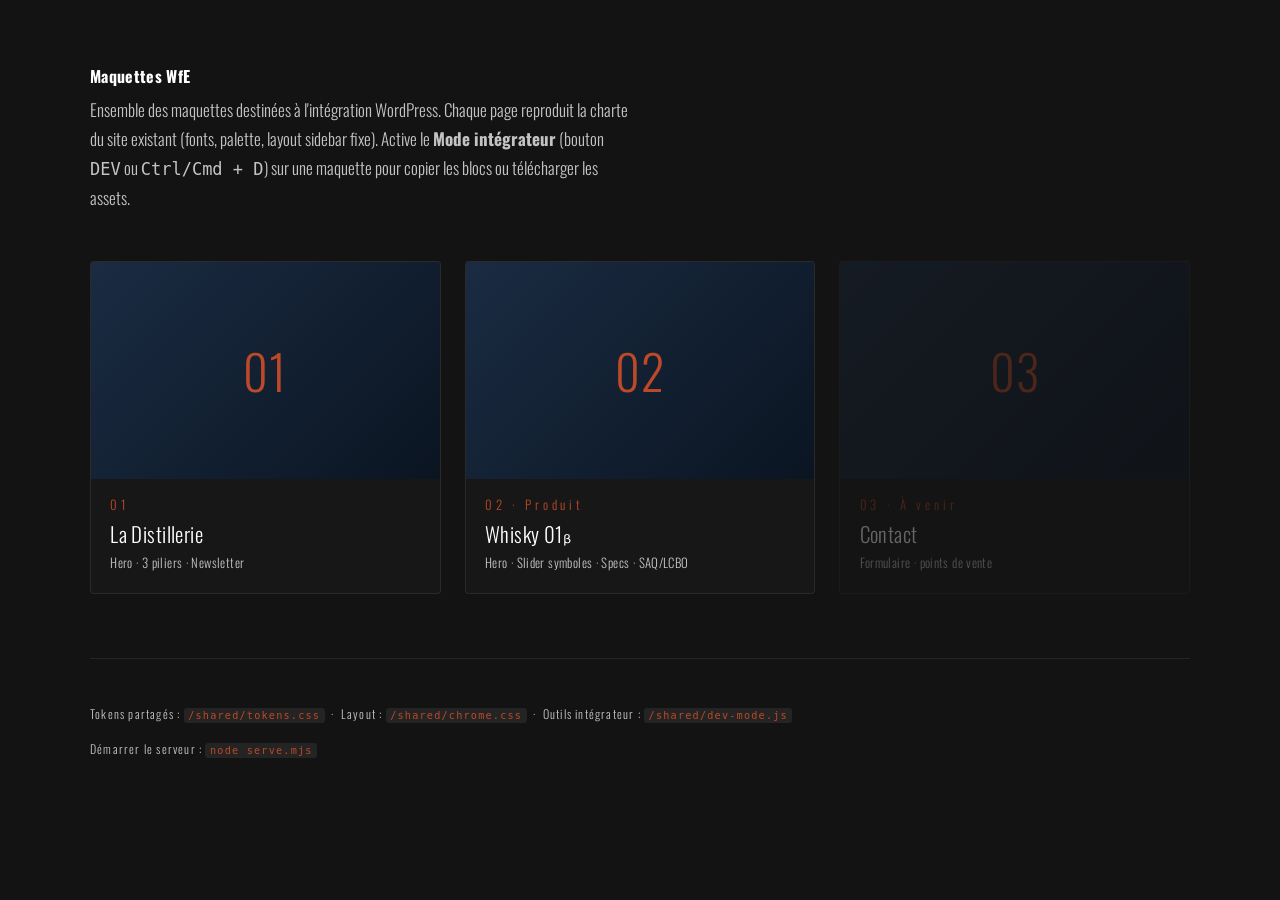
<file: index.html>
<!doctype html>
<html lang="fr">
<head>
  <meta charset="utf-8">
  <meta name="viewport" content="width=device-width, initial-scale=1">
  <title>WfE — Maquettes web</title>
  <link rel="preconnect" href="https://fonts.googleapis.com">
  <link rel="preconnect" href="https://fonts.gstatic.com" crossorigin>
  <link href="https://fonts.googleapis.com/css2?family=Fjalla+One&family=Oswald:wght@300;400;500;600&display=swap" rel="stylesheet">
  <link rel="stylesheet" href="shared/tokens.css">
  <style>
    *, *::before, *::after { box-sizing: border-box; }
    body {
      margin: 0;
      font-family: var(--wfe-font-body);
      font-weight: 300;
      background: var(--wfe-dark);
      color: var(--wfe-text-on-dark);
      min-height: 100vh;
      padding: clamp(2.5rem, 5vw, 5rem) clamp(1.5rem, 4vw, 3rem);
    }
    .hub {
      max-width: 1100px;
      margin: 0 auto;
    }
    .hub__head { margin-bottom: 3rem; }
    .hub__title {
      font-family: var(--wfe-font-display);
      font-size: var(--wfe-text-2xl);
      margin: 0 0 0.5rem;
      letter-spacing: 0.02em;
    }
    .hub__sub {
      font-size: var(--wfe-text-sm);
      color: var(--wfe-text-on-dark-muted);
      margin: 0;
      max-width: 60ch;
      line-height: 1.7;
    }
    .hub__grid {
      display: grid;
      grid-template-columns: repeat(auto-fill, minmax(280px, 1fr));
      gap: 1.5rem;
      margin-top: 2.5rem;
    }
    .hub__card {
      display: block;
      border: 1px solid rgba(255, 255, 255, 0.08);
      border-radius: 4px;
      padding: 0;
      overflow: hidden;
      background: rgba(255, 255, 255, 0.02);
      transition: all 0.25s cubic-bezier(0.16, 1, 0.3, 1);
      text-decoration: none;
      color: inherit;
    }
    .hub__card:hover {
      border-color: var(--wfe-coral);
      transform: translateY(-2px);
      background: rgba(188, 73, 39, 0.05);
    }
    .hub__card--soon { opacity: 0.35; pointer-events: none; }
    .hub__thumb {
      aspect-ratio: 16 / 10;
      display: grid;
      place-items: center;
      background: linear-gradient(135deg, #1A2B42, #0B1522);
      color: var(--wfe-coral);
      font-family: var(--wfe-font-display);
      font-size: 3rem;
      letter-spacing: 0.02em;
    }
    .hub__meta {
      padding: 1rem 1.2rem 1.3rem;
      display: flex;
      flex-direction: column;
      gap: 0.25rem;
    }
    .hub__num {
      font-family: var(--wfe-font-display);
      font-size: 0.8rem;
      color: var(--wfe-coral);
      letter-spacing: 0.3em;
    }
    .hub__name {
      font-family: var(--wfe-font-display);
      font-size: 1.3rem;
      letter-spacing: 0.02em;
      color: #fff;
    }
    .hub__desc {
      font-size: 0.8rem;
      color: var(--wfe-text-on-dark-muted);
      letter-spacing: 0.03em;
    }
    .hub__footer {
      margin-top: 4rem;
      padding-top: 2rem;
      border-top: 1px solid rgba(255, 255, 255, 0.08);
      font-size: 0.75rem;
      letter-spacing: 0.1em;
      color: var(--wfe-text-on-dark-muted);
      line-height: 1.8;
    }
    .hub__footer code {
      background: rgba(255, 255, 255, 0.07);
      padding: 0.2em 0.45em;
      border-radius: 3px;
      font-family: ui-monospace, SFMono-Regular, Menlo, monospace;
      font-size: 0.85em;
      color: var(--wfe-coral);
    }
  </style>
</head>
<body>
  <div class="hub">
    <header class="hub__head">
      <h1 class="hub__title">Maquettes WfE</h1>
      <p class="hub__sub">Ensemble des maquettes destinées à l'intégration WordPress. Chaque page reproduit la charte du site existant (fonts, palette, layout sidebar fixe). Active le <strong>Mode intégrateur</strong> (bouton <code>DEV</code> ou <code>Ctrl/Cmd + D</code>) sur une maquette pour copier les blocs ou télécharger les assets.</p>
    </header>

    <div class="hub__grid">

      <a class="hub__card" href="pages/la-distillerie.html">
        <div class="hub__thumb">01</div>
        <div class="hub__meta">
          <span class="hub__num">01</span>
          <span class="hub__name">La Distillerie</span>
          <span class="hub__desc">Hero · 3 piliers · Newsletter</span>
        </div>
      </a>

      <a class="hub__card" href="pages/produit/whisky-01b.html">
        <div class="hub__thumb">02</div>
        <div class="hub__meta">
          <span class="hub__num">02 · Produit</span>
          <span class="hub__name">Whisky 01ᵦ</span>
          <span class="hub__desc">Hero · Slider symboles · Specs · SAQ/LCBO</span>
        </div>
      </a>

      <a class="hub__card hub__card--soon">
        <div class="hub__thumb">03</div>
        <div class="hub__meta">
          <span class="hub__num">03 · À venir</span>
          <span class="hub__name">Contact</span>
          <span class="hub__desc">Formulaire · points de vente</span>
        </div>
      </a>

    </div>

    <footer class="hub__footer">
      <p>Tokens partagés : <code>/shared/tokens.css</code> &nbsp;·&nbsp; Layout : <code>/shared/chrome.css</code> &nbsp;·&nbsp; Outils intégrateur : <code>/shared/dev-mode.js</code></p>
      <p>Démarrer le serveur : <code>node serve.mjs</code></p>
    </footer>
  </div>
</body>
</html>
</file>
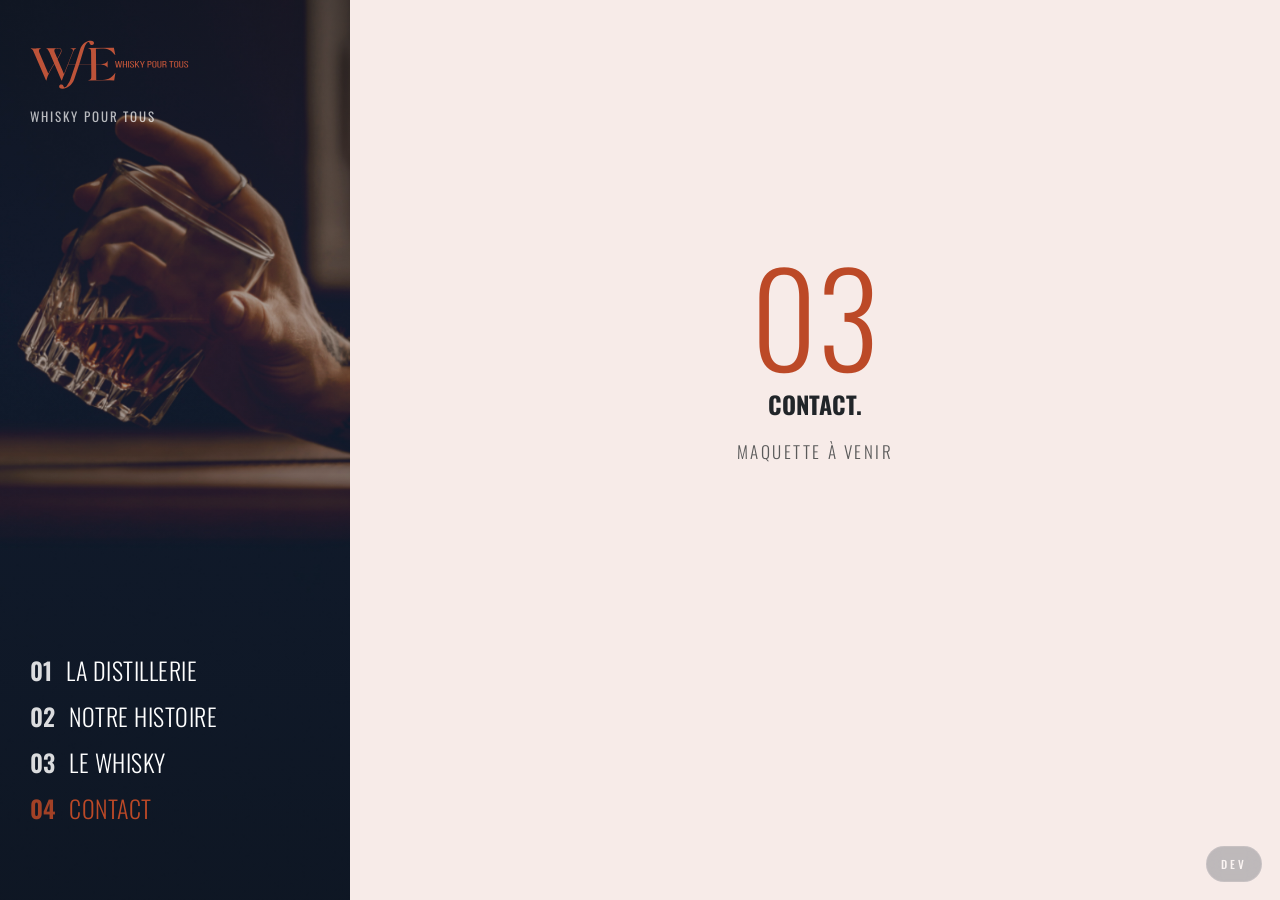
<file: pages/contact.html>
<!doctype html>
<html lang="fr">
<head>
  <meta charset="utf-8">
  <meta name="viewport" content="width=device-width, initial-scale=1">
  <title>WfE — Contact</title>
  <link rel="preconnect" href="https://fonts.googleapis.com">
  <link rel="preconnect" href="https://fonts.gstatic.com" crossorigin>
  <link href="https://fonts.googleapis.com/css2?family=Fjalla+One&family=Oswald:wght@300;400;500;600&display=swap" rel="stylesheet">
  <link rel="stylesheet" href="../shared/tokens.css">
  <link rel="stylesheet" href="../shared/chrome.css">
  <link rel="stylesheet" href="../shared/dev-mode.css">
  <script>window.WFE_SHARED = '../shared/'; window.WFE_HUB = '../index.html';</script>
  <style>
    .wfe-coming-soon {
      min-height: 80vh;
      display: grid;
      place-items: center;
      text-align: center;
      padding: 3rem;
    }
    .wfe-coming-soon__num {
      font-family: var(--wfe-font-display);
      font-size: clamp(4rem, 12vw, 8rem);
      color: var(--wfe-coral);
      line-height: 1;
      margin-bottom: 0.5rem;
    }
    .wfe-coming-soon__title {
      font-family: var(--wfe-font-display);
      font-size: var(--wfe-text-xl);
      margin: 0 0 0.75rem;
    }
    .wfe-coming-soon__sub {
      font-size: var(--wfe-text-sm);
      color: var(--wfe-text-on-cream-muted);
      letter-spacing: 0.15em;
      text-transform: uppercase;
      margin: 0;
    }
  </style>
</head>
<body>

<div class="wfe-layout">

  <aside class="wfe-sidebar" data-block="Sidebar">
    <a href="../index.html" class="wfe-sidebar__logo" aria-label="Retour à l'accueil">
      <img src="../logo.svg" alt="WfE — Whisky For Everyone">
      <small>Whisky pour tous</small>
    </a>
    <nav class="wfe-sidebar__nav" aria-label="Principale">
      <a href="la-distillerie.html" class="wfe-sidebar__nav-item">
        <span class="wfe-sidebar__nav-num">01</span>
        <span class="wfe-sidebar__nav-label">La Distillerie</span>
      </a>
      <a href="histoire.html" class="wfe-sidebar__nav-item">
        <span class="wfe-sidebar__nav-num">02</span>
        <span class="wfe-sidebar__nav-label">Notre Histoire</span>
      </a>
      <a href="le-whisky.html" class="wfe-sidebar__nav-item">
        <span class="wfe-sidebar__nav-num">03</span>
        <span class="wfe-sidebar__nav-label">Le Whisky</span>
      </a>
      <a href="contact.html" class="wfe-sidebar__nav-item" aria-current="page">
        <span class="wfe-sidebar__nav-num">04</span>
        <span class="wfe-sidebar__nav-label">Contact</span>
      </a>
    </nav>
  </aside>

  <main class="wfe-main">
    <section class="wfe-coming-soon" data-block="Placeholder — Contact">
      <div>
        <div class="wfe-coming-soon__num">03</div>
        <h1 class="wfe-coming-soon__title">CONTACT.</h1>
        <p class="wfe-coming-soon__sub">Maquette à venir</p>
      </div>
    </section>
  </main>
</div>

<script src="../shared/dev-mode.js" defer></script>
</body>
</html>
</file>
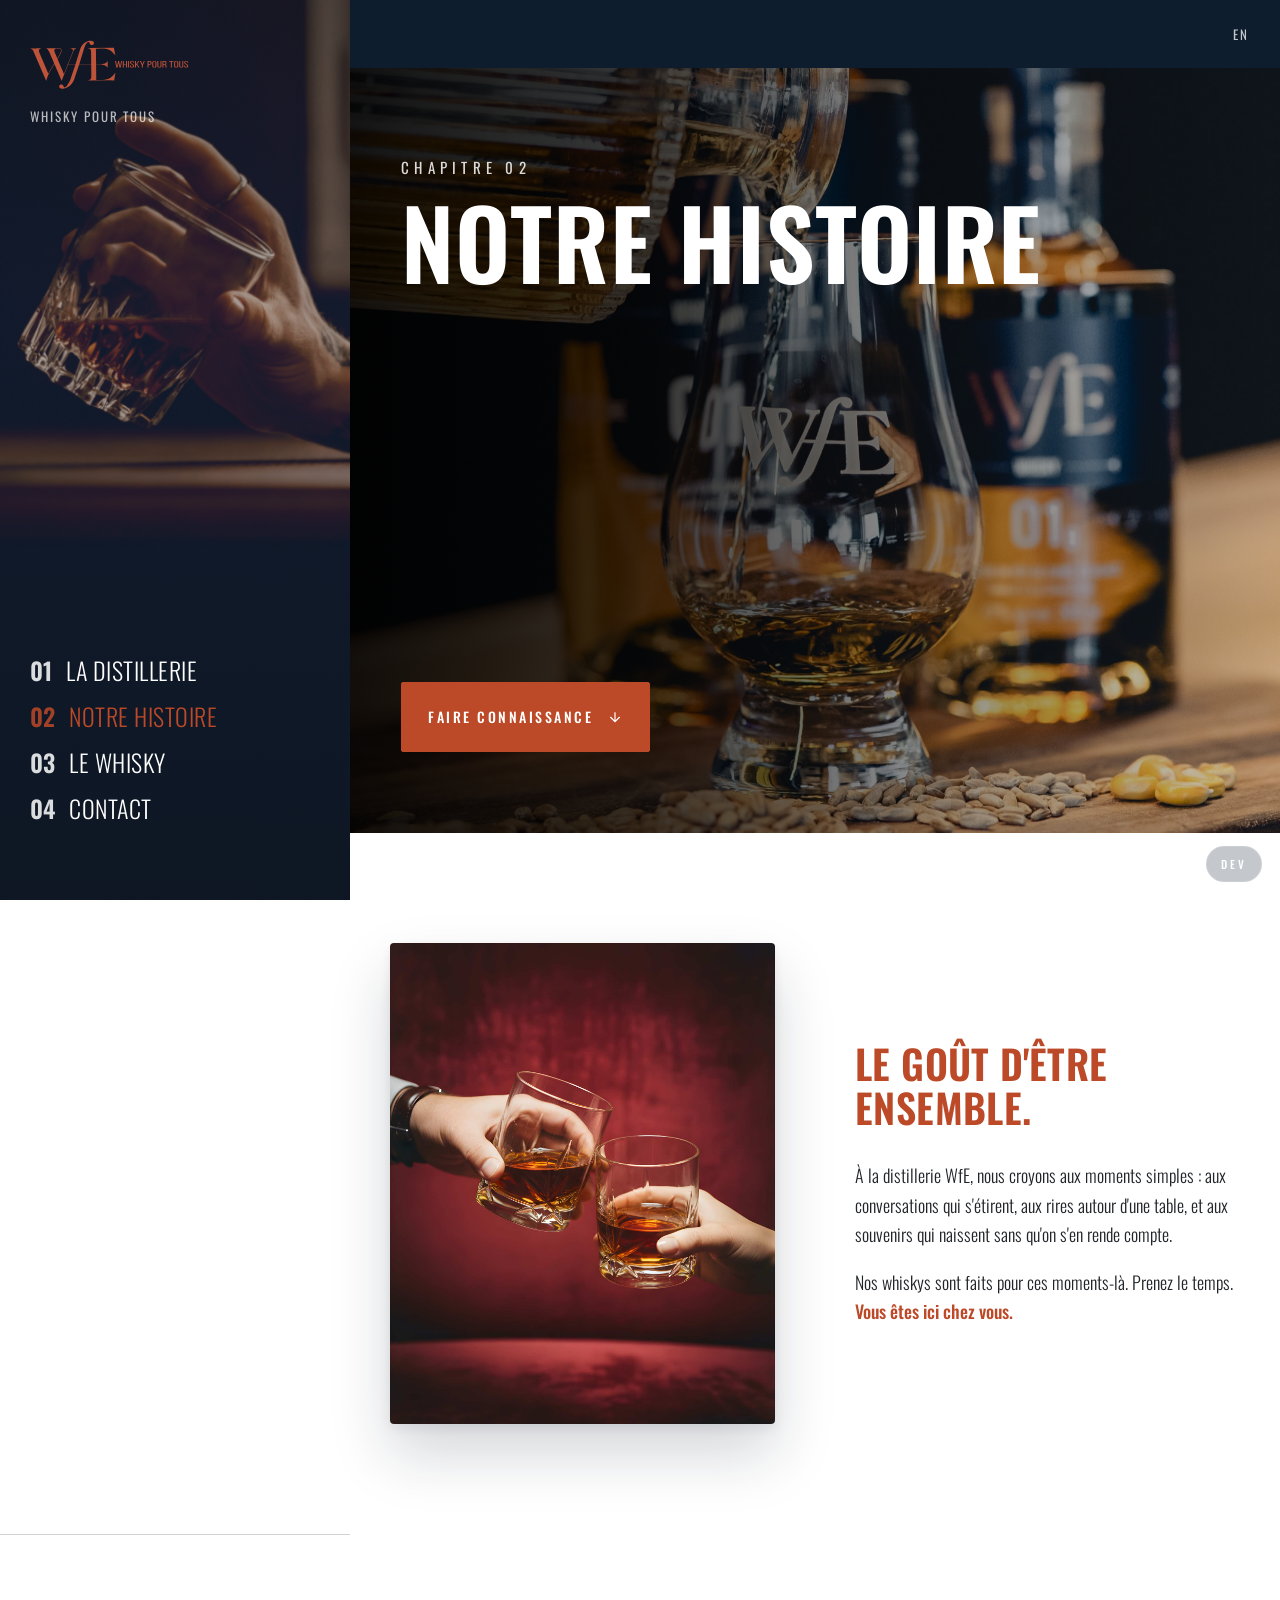
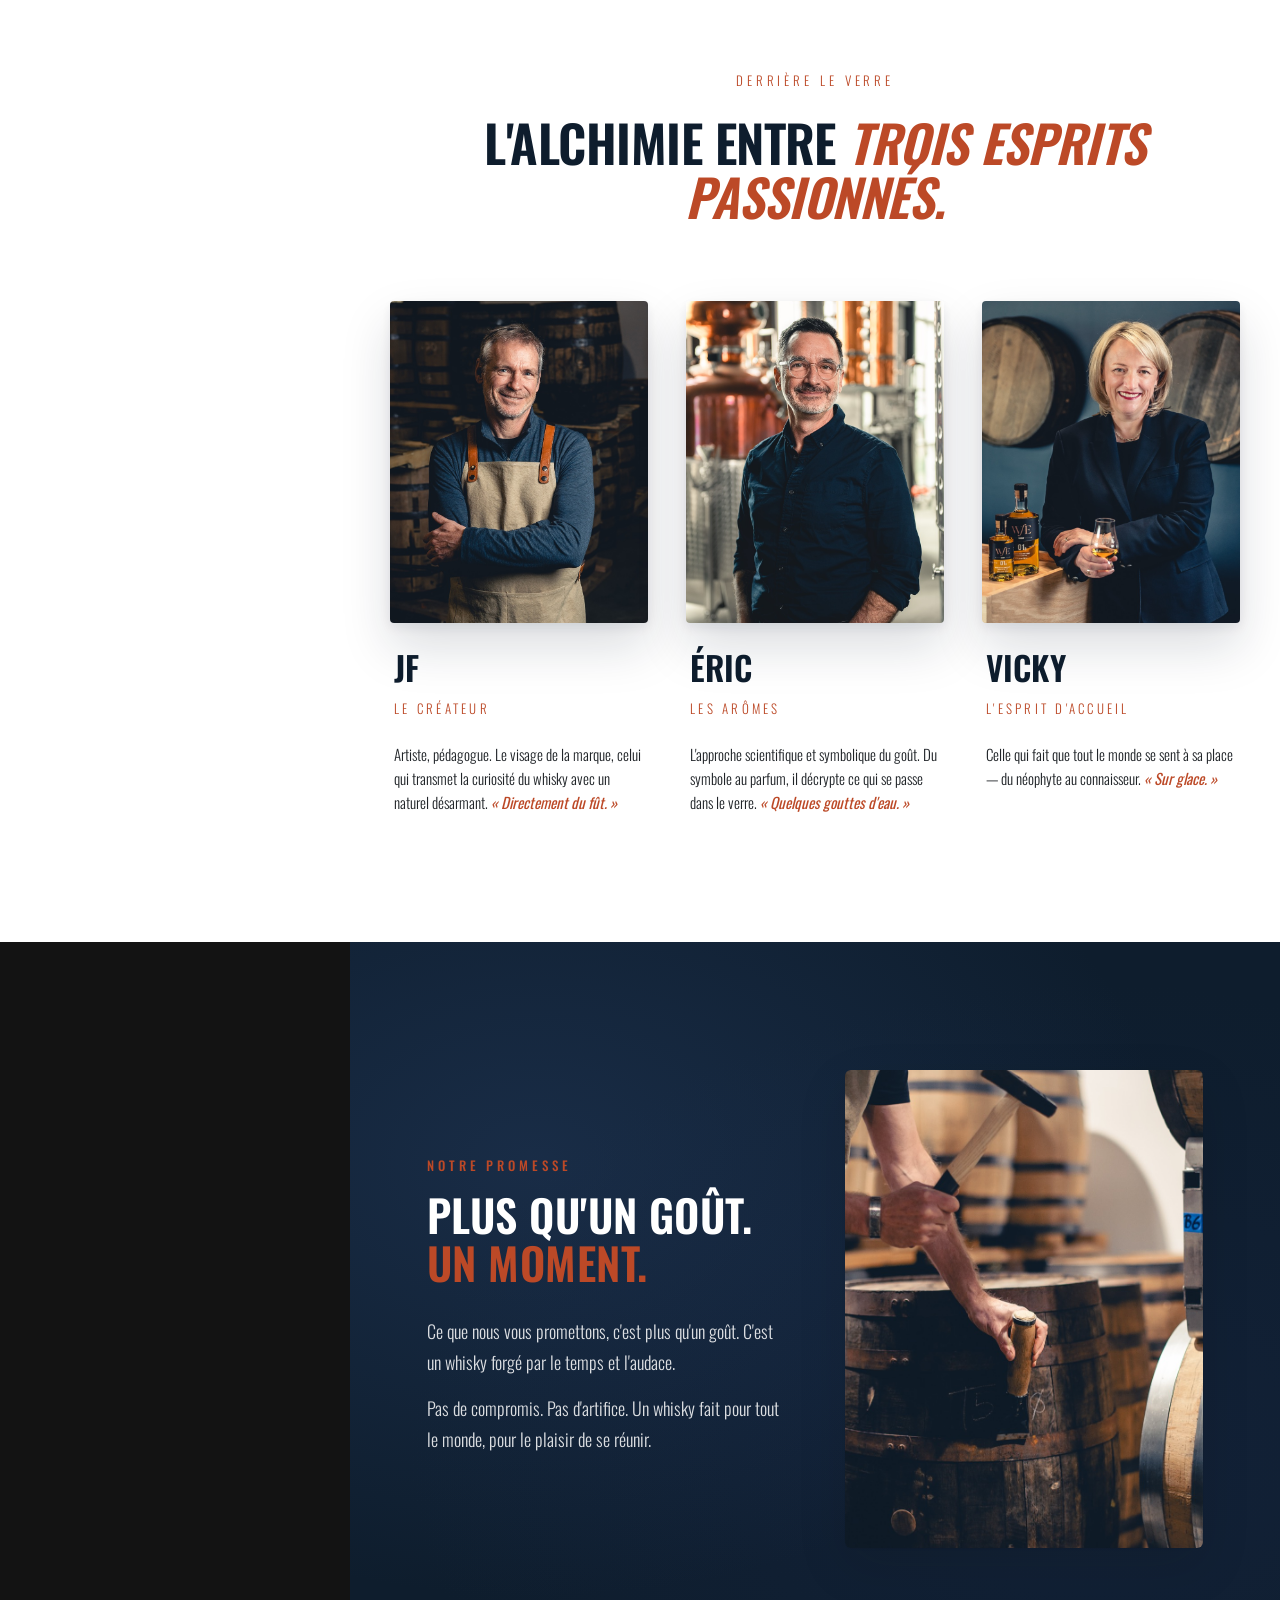
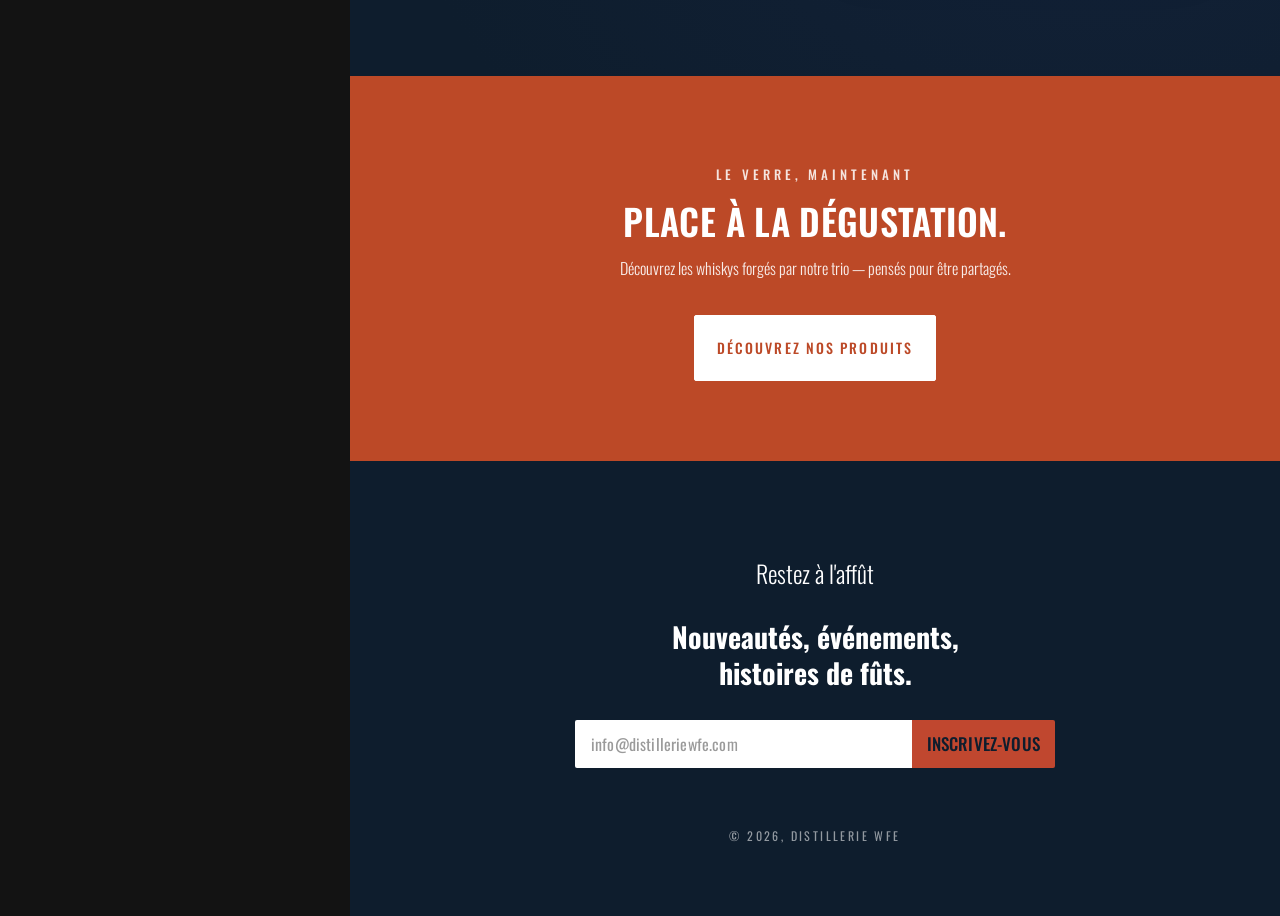
<file: pages/histoire.html>
<!doctype html>
<html lang="fr">
<head>
  <meta charset="utf-8">
  <meta name="viewport" content="width=device-width, initial-scale=1">
  <title>WfE — Notre histoire · Whisky pour tous</title>
  <link rel="preconnect" href="https://fonts.googleapis.com">
  <link rel="preconnect" href="https://fonts.gstatic.com" crossorigin>
  <link href="https://fonts.googleapis.com/css2?family=Oswald:wght@300;400;500;600;700&display=swap" rel="stylesheet">
  <link rel="stylesheet" href="../shared/tokens.css">
  <link rel="stylesheet" href="../shared/chrome.css">
  <link rel="stylesheet" href="../shared/product.css">
  <link rel="stylesheet" href="../shared/dev-mode.css">
  <script>window.WFE_SHARED = '../shared/'; window.WFE_HUB = '../index.html';</script>
</head>
<body>

<div class="wfe-layout">

  <!-- ========================================================= -->
  <!-- SIDEBAR                                                     -->
  <!-- ========================================================= -->
  <aside class="wfe-sidebar" data-block="Sidebar">
    <a href="../index.html" class="wfe-sidebar__logo" aria-label="WfE — Retour à l'accueil">
      <img src="../logo.svg" alt="WfE — Whisky For Everyone">
      <small>Whisky pour tous</small>
    </a>
    <nav class="wfe-sidebar__nav" aria-label="Principale">
      <a href="la-distillerie.html" class="wfe-sidebar__nav-item">
        <span class="wfe-sidebar__nav-num">01</span>
        <span class="wfe-sidebar__nav-label">La Distillerie</span>
      </a>
      <a href="histoire.html" class="wfe-sidebar__nav-item" aria-current="page">
        <span class="wfe-sidebar__nav-num">02</span>
        <span class="wfe-sidebar__nav-label">Notre Histoire</span>
      </a>
      <a href="le-whisky.html" class="wfe-sidebar__nav-item">
        <span class="wfe-sidebar__nav-num">03</span>
        <span class="wfe-sidebar__nav-label">Le Whisky</span>
      </a>
      <a href="contact.html" class="wfe-sidebar__nav-item">
        <span class="wfe-sidebar__nav-num">04</span>
        <span class="wfe-sidebar__nav-label">Contact</span>
      </a>
    </nav>
  </aside>

  <!-- ========================================================= -->
  <!-- MAIN                                                        -->
  <!-- ========================================================= -->
  <main class="wfe-main">

    <div class="wfe-topbar" data-block="Top bar — langue">
      <a href="#" class="wfe-topbar__lang">EN</a>
    </div>

    <!-- ============================================================ -->
    <!-- CHAPTER HERO — Notre histoire                                -->
    <!-- ============================================================ -->
    <section class="wfe-chapter-hero wfe-chapter-hero--fade-left"
             style="background-image: url('../photos/web/SDoyonPhotographe_WfE_Distillerie-9166.jpg');"
             data-block="Chapter hero — Notre Histoire">
      <div class="wfe-chapter-hero__inner" data-reveal-group>
        <p class="wfe-chapter-hero__eyebrow" data-reveal>Chapitre 02</p>
        <h1 class="wfe-chapter-hero__title" data-reveal>
          Notre Histoire
        </h1>
      </div>

      <a href="#ensemble" class="wfe-chapter-hero__cta" data-reveal>
        <span>Faire connaissance</span>
        <svg viewBox="0 0 24 24" fill="none" stroke="currentColor" stroke-width="1.8" aria-hidden="true">
          <path d="M12 5v14M5 12l7 7 7-7"/>
        </svg>
      </a>
    </section>

    <!-- ============================================================ -->
    <!-- WELCOME — Le goût d'être ensemble                            -->
    <!-- ============================================================ -->
    <section id="ensemble" class="wfe-welcome" data-block="Welcome — Le goût d'être ensemble">
      <div class="wfe-welcome__media" data-reveal="image">
        <img src="../photos/web/bgenvie.jpg"
             alt="Moment de partage autour d'un whisky WfE"
             loading="lazy">
      </div>

      <div data-reveal-group>
        <h2 class="wfe-welcome__title" data-reveal>
          Le goût <em>d'être ensemble.</em>
        </h2>
        <div class="wfe-welcome__body" data-reveal>
          <p>À la distillerie WfE, nous croyons aux moments simples&nbsp;: aux conversations qui s'étirent, aux rires autour d'une table, et aux souvenirs qui naissent sans qu'on s'en rende compte.</p>
          <p>Nos whiskys sont faits pour ces moments-là. Prenez le temps. <strong>Vous êtes ici chez vous.</strong></p>
        </div>
      </div>
    </section>

    <!-- ============================================================ -->
    <!-- FONDATEURS — Trois esprits passionnés                         -->
    <!-- ============================================================ -->
    <section class="wfe-trio" data-block="Trio — Fondateurs">
      <header class="wfe-trio__head" data-reveal-group>
        <p class="wfe-trio__eyebrow" data-reveal>Derrière le verre</p>
        <h2 class="wfe-trio__title" data-reveal>
          L'alchimie entre <em>trois esprits passionnés.</em>
        </h2>
      </header>

      <div class="wfe-trio__grid" data-reveal-group>
        <article class="wfe-trio__card" data-reveal="image">
          <figure class="wfe-trio__media">
            <img src="../photos/web/fondateur1.jpg" alt="JF — fondateur WfE" loading="lazy">
          </figure>
          <div class="wfe-trio__body">
            <h3 class="wfe-trio__name">JF</h3>
            <p class="wfe-trio__role">Le créateur</p>
            <p class="wfe-trio__bio">Artiste, pédagogue. Le visage de la marque, celui qui transmet la curiosité du whisky avec un naturel désarmant. <em>« Directement du fût. »</em></p>
          </div>
        </article>

        <article class="wfe-trio__card" data-reveal="image">
          <figure class="wfe-trio__media">
            <img src="../photos/web/fondateur2.jpg" alt="Éric — fondateur WfE" loading="lazy">
          </figure>
          <div class="wfe-trio__body">
            <h3 class="wfe-trio__name">Éric</h3>
            <p class="wfe-trio__role">Les arômes</p>
            <p class="wfe-trio__bio">L'approche scientifique et symbolique du goût. Du symbole au parfum, il décrypte ce qui se passe dans le verre. <em>« Quelques gouttes d'eau. »</em></p>
          </div>
        </article>

        <article class="wfe-trio__card" data-reveal="image">
          <figure class="wfe-trio__media">
            <img src="../photos/web/fondateur3.jpg" alt="Vicky — fondatrice WfE" loading="lazy">
          </figure>
          <div class="wfe-trio__body">
            <h3 class="wfe-trio__name">Vicky</h3>
            <p class="wfe-trio__role">L'esprit d'accueil</p>
            <p class="wfe-trio__bio">Celle qui fait que tout le monde se sent à sa place — du néophyte au connaisseur. <em>« Sur glace. »</em></p>
          </div>
        </article>
      </div>
    </section>

    <!-- ============================================================ -->
    <!-- PROMESSE — Plus qu'un goût (fond sombre)                      -->
    <!-- ============================================================ -->
    <section class="wfe-lead wfe-lead--dark" data-block="Lead — Promesse">
      <div data-reveal-group>
        <p class="wfe-lead__eyebrow" data-reveal>Notre promesse</p>
        <h2 class="wfe-lead__title" data-reveal>Plus qu'un goût. <em>Un moment.</em></h2>
        <div class="wfe-lead__body" data-reveal>
          <p>Ce que nous vous promettons, c'est plus qu'un goût. C'est un whisky forgé par le temps et l'audace.</p>
          <p>Pas de compromis. Pas d'artifice. Un whisky fait pour tout le monde, pour le plaisir de se réunir.</p>
        </div>
      </div>
      <div class="wfe-lead__media" data-reveal="image">
        <img src="../photos/web/SDoyonPhotographe_WfE_Distillerie-5220.jpg"
             alt="Whisky WfE — moment de dégustation"
             loading="lazy">
      </div>
    </section>

    <!-- ============================================================ -->
    <!-- CTA FINAL — Découvrir les produits                            -->
    <!-- ============================================================ -->
    <section class="wfe-cta" data-block="CTA — Découvrir nos produits" data-reveal-group>
      <p class="wfe-cta__eyebrow" data-reveal>Le verre, maintenant</p>
      <h2 class="wfe-cta__title" data-reveal>Place à la dégustation.</h2>
      <p class="wfe-cta__sub" data-reveal>
        Découvrez les whiskys forgés par notre trio — pensés pour être partagés.
      </p>
      <div class="wfe-btn-row" data-reveal>
        <a class="wfe-btn" href="./le-whisky.html">Découvrez nos produits</a>
      </div>
    </section>

    <!-- ============================================================ -->
    <!-- FOOTER NEWSLETTER                                             -->
    <!-- ============================================================ -->
    <footer class="wfe-footer" data-block="Footer — newsletter">
      <p class="wfe-footer__eyebrow">Restez à l'affût</p>
      <h3 class="wfe-footer__title">Nouveautés, événements,<br>histoires de fûts.</h3>
      <form class="wfe-newsletter" onsubmit="event.preventDefault();">
        <input type="email" class="wfe-newsletter__input" placeholder="info@distilleriewfe.com" required>
        <button type="submit" class="wfe-newsletter__submit">Inscrivez-vous</button>
      </form>
      <p class="wfe-colophon">© 2026, Distillerie WfE</p>
    </footer>

  </main>
</div>

<!-- Reveal subtil au scroll (fade + slight translateY) ---------------- -->
<script>
(function () {
  const els = document.querySelectorAll('[data-reveal]');
  if (!('IntersectionObserver' in window) || !els.length) {
    els.forEach(e => e.classList.add('is-visible'));
    return;
  }
  const io = new IntersectionObserver((entries) => {
    entries.forEach(entry => {
      if (entry.isIntersecting) {
        entry.target.classList.add('is-visible');
        io.unobserve(entry.target);
      }
    });
  }, { threshold: 0.15, rootMargin: '0px 0px -8% 0px' });
  els.forEach(el => io.observe(el));
})();
</script>

<script src="../shared/dev-mode.js" defer></script>
</body>
</html>
</file>
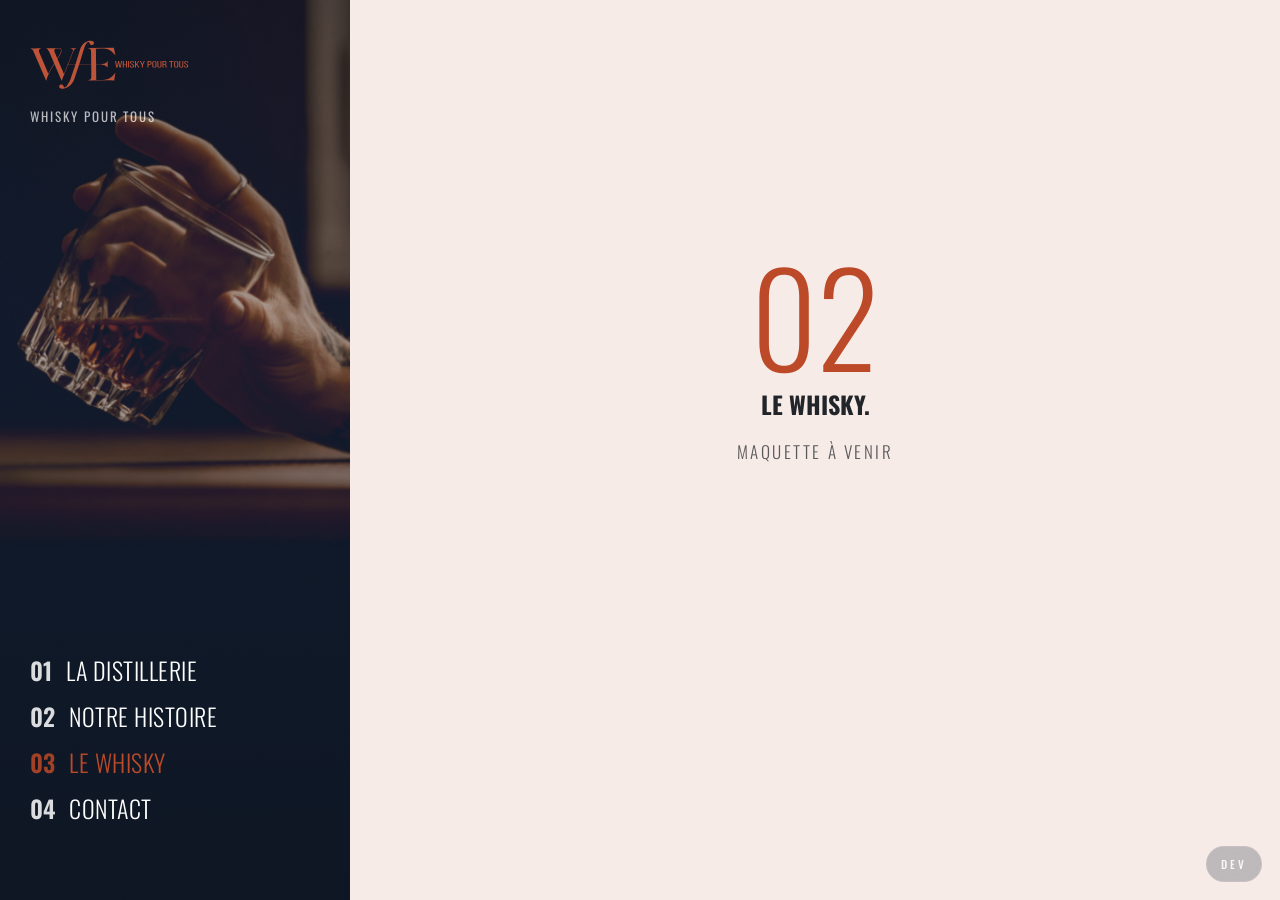
<file: pages/le-whisky.html>
<!doctype html>
<html lang="fr">
<head>
  <meta charset="utf-8">
  <meta name="viewport" content="width=device-width, initial-scale=1">
  <title>WfE — Le Whisky</title>
  <link rel="preconnect" href="https://fonts.googleapis.com">
  <link rel="preconnect" href="https://fonts.gstatic.com" crossorigin>
  <link href="https://fonts.googleapis.com/css2?family=Fjalla+One&family=Oswald:wght@300;400;500;600&display=swap" rel="stylesheet">
  <link rel="stylesheet" href="../shared/tokens.css">
  <link rel="stylesheet" href="../shared/chrome.css">
  <link rel="stylesheet" href="../shared/dev-mode.css">
  <script>window.WFE_SHARED = '../shared/'; window.WFE_HUB = '../index.html';</script>
  <style>
    .wfe-coming-soon {
      min-height: 80vh;
      display: grid;
      place-items: center;
      text-align: center;
      padding: 3rem;
    }
    .wfe-coming-soon__num {
      font-family: var(--wfe-font-display);
      font-size: clamp(4rem, 12vw, 8rem);
      color: var(--wfe-coral);
      line-height: 1;
      margin-bottom: 0.5rem;
    }
    .wfe-coming-soon__title {
      font-family: var(--wfe-font-display);
      font-size: var(--wfe-text-xl);
      margin: 0 0 0.75rem;
    }
    .wfe-coming-soon__sub {
      font-size: var(--wfe-text-sm);
      color: var(--wfe-text-on-cream-muted);
      letter-spacing: 0.15em;
      text-transform: uppercase;
      margin: 0;
    }
  </style>
</head>
<body>

<div class="wfe-layout">

  <aside class="wfe-sidebar" data-block="Sidebar">
    <a href="../index.html" class="wfe-sidebar__logo" aria-label="Retour à l'accueil">
      <img src="../logo.svg" alt="WfE — Whisky For Everyone">
      <small>Whisky pour tous</small>
    </a>
    <nav class="wfe-sidebar__nav" aria-label="Principale">
      <a href="la-distillerie.html" class="wfe-sidebar__nav-item">
        <span class="wfe-sidebar__nav-num">01</span>
        <span class="wfe-sidebar__nav-label">La Distillerie</span>
      </a>
      <a href="histoire.html" class="wfe-sidebar__nav-item">
        <span class="wfe-sidebar__nav-num">02</span>
        <span class="wfe-sidebar__nav-label">Notre Histoire</span>
      </a>
      <a href="le-whisky.html" class="wfe-sidebar__nav-item" aria-current="page">
        <span class="wfe-sidebar__nav-num">03</span>
        <span class="wfe-sidebar__nav-label">Le Whisky</span>
      </a>
      <a href="contact.html" class="wfe-sidebar__nav-item">
        <span class="wfe-sidebar__nav-num">04</span>
        <span class="wfe-sidebar__nav-label">Contact</span>
      </a>
    </nav>
  </aside>

  <main class="wfe-main">
    <section class="wfe-coming-soon" data-block="Placeholder — Le Whisky">
      <div>
        <div class="wfe-coming-soon__num">02</div>
        <h1 class="wfe-coming-soon__title">LE WHISKY.</h1>
        <p class="wfe-coming-soon__sub">Maquette à venir</p>
      </div>
    </section>
  </main>
</div>

<script src="../shared/dev-mode.js" defer></script>
</body>
</html>
</file>
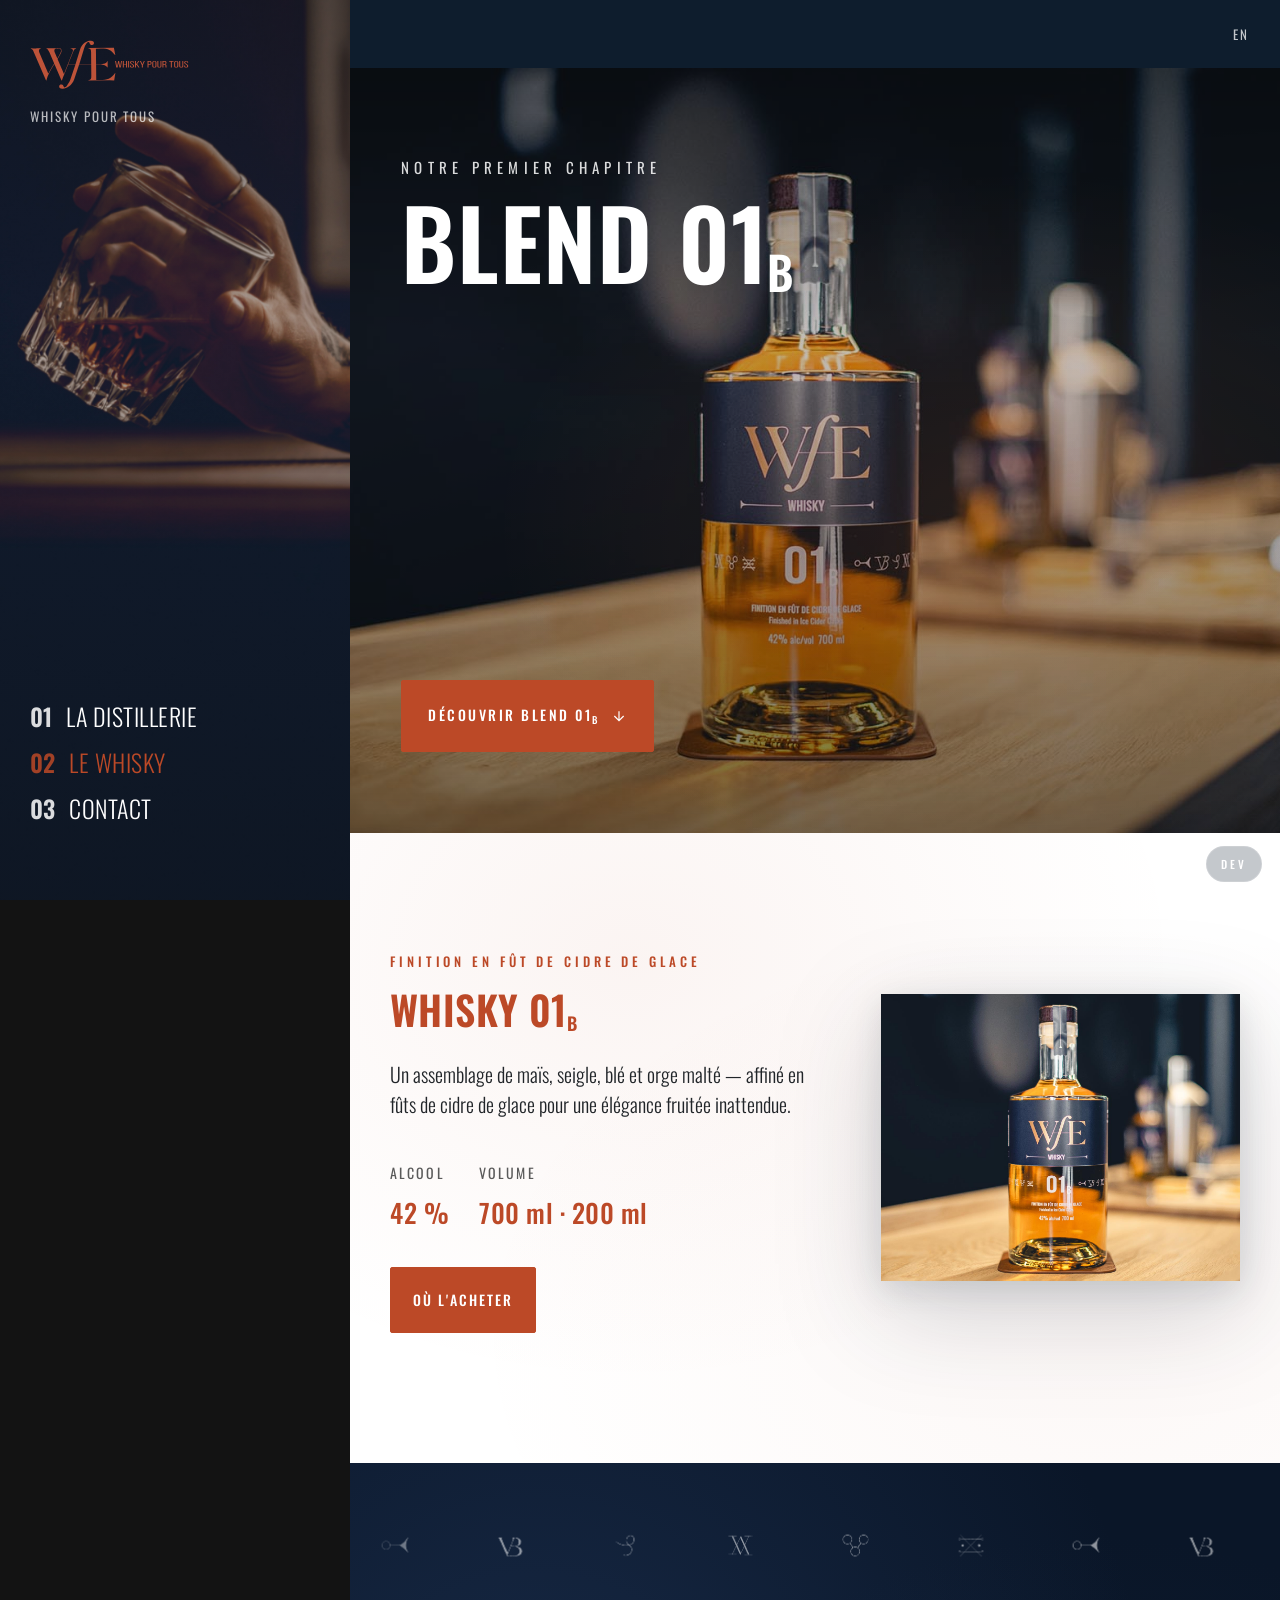
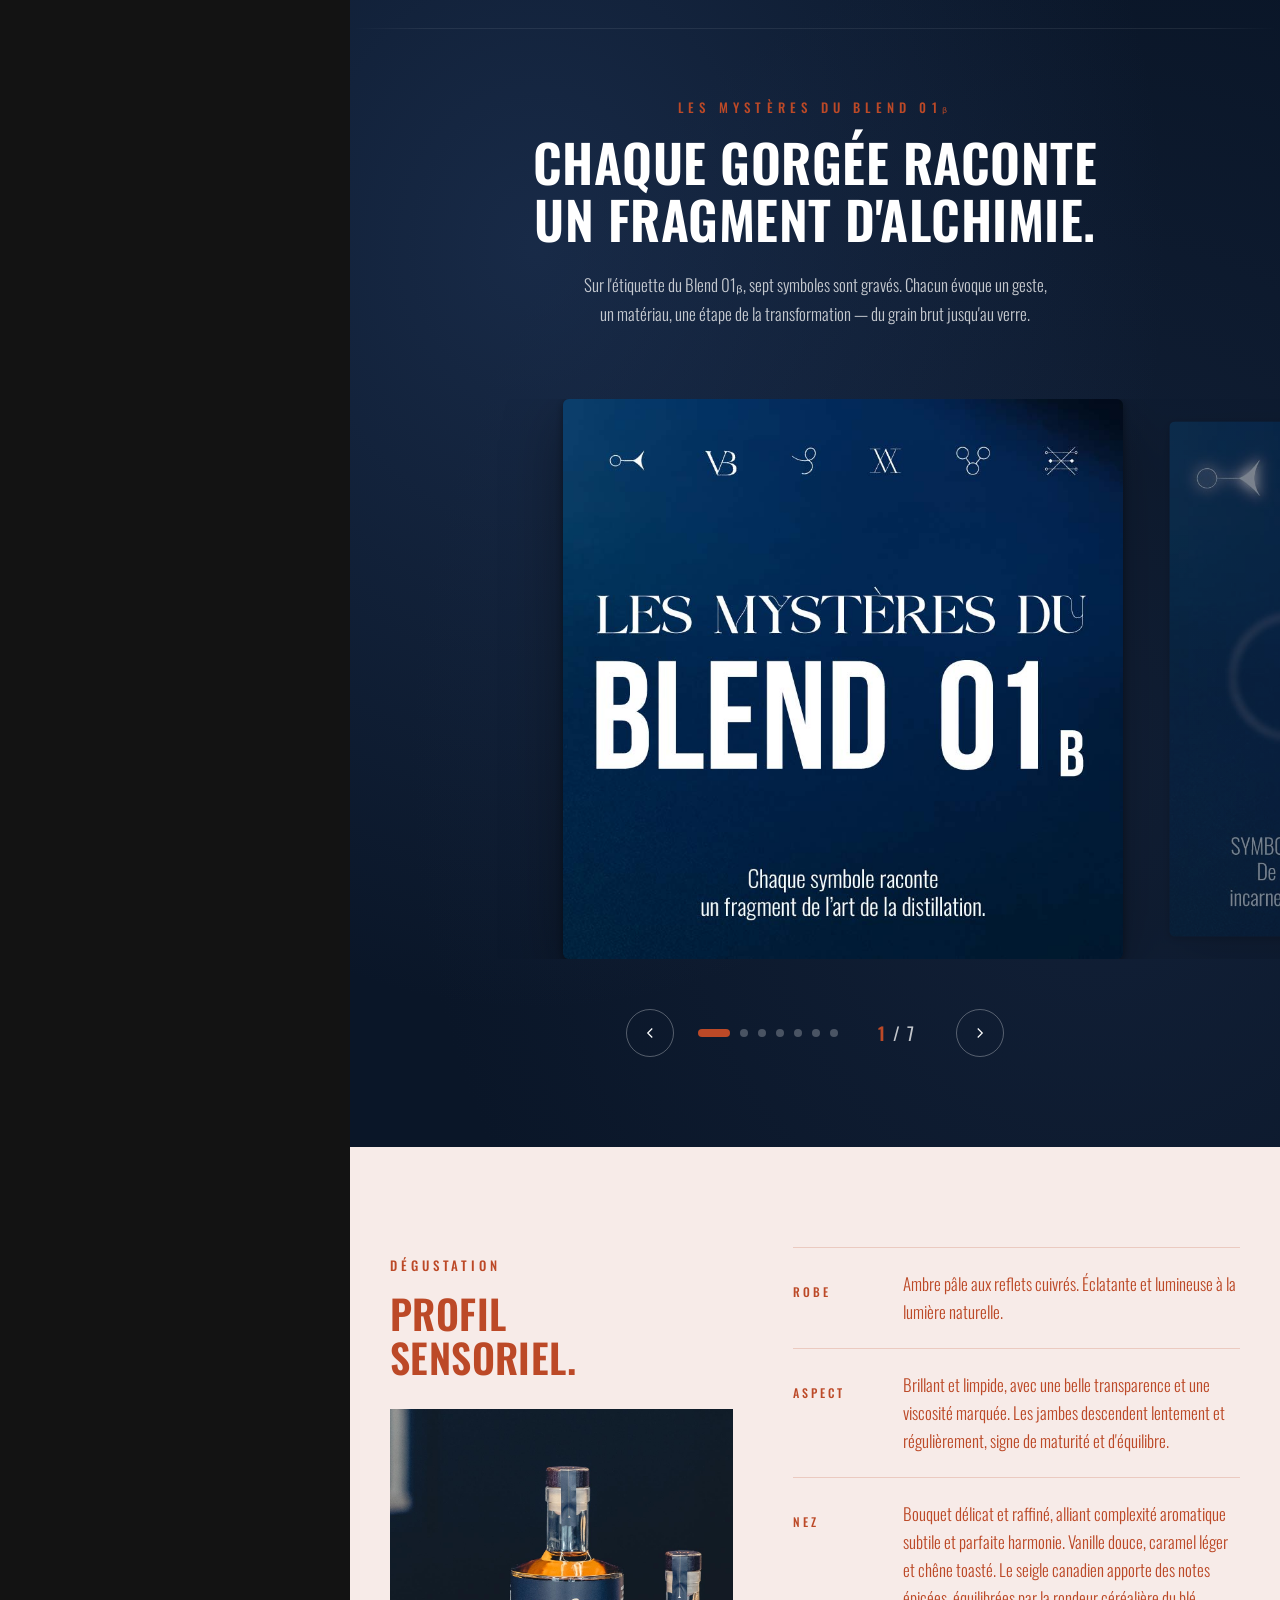
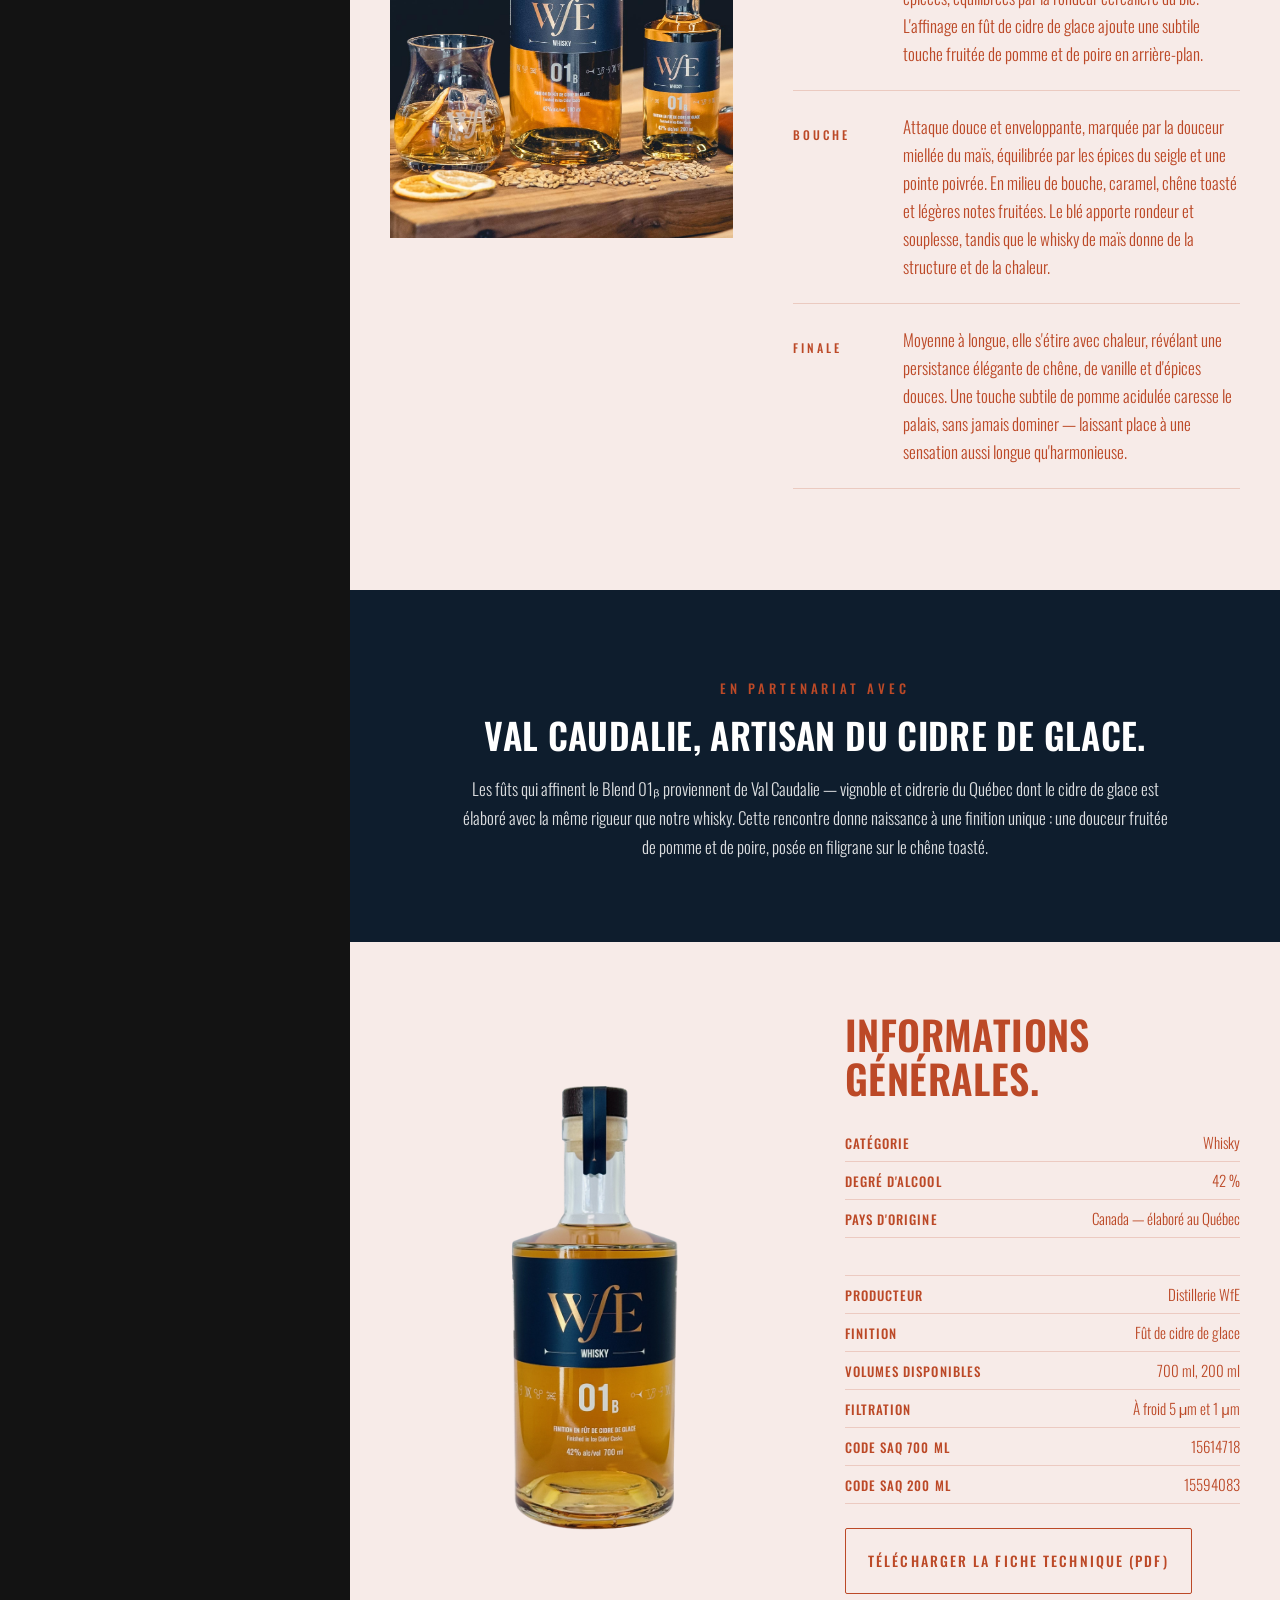
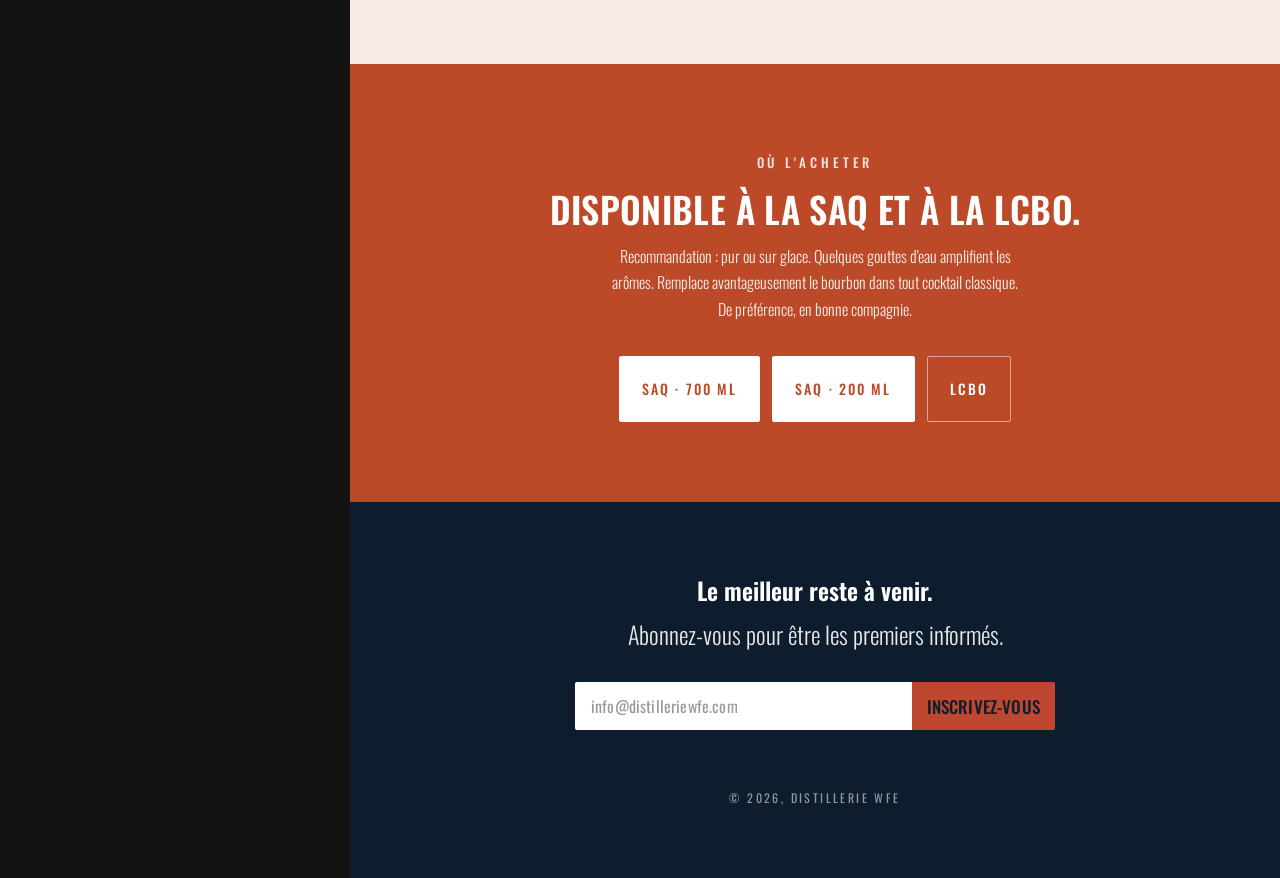
<file: pages/produit/whisky-01b.html>
<!doctype html>
<html lang="fr">
<head>
  <meta charset="utf-8">
  <meta name="viewport" content="width=device-width, initial-scale=1">
  <title>WfE — Whisky 01ᵦ · Finition en fût de cidre de glace</title>
  <link rel="preconnect" href="https://fonts.googleapis.com">
  <link rel="preconnect" href="https://fonts.gstatic.com" crossorigin>
  <link href="https://fonts.googleapis.com/css2?family=Oswald:wght@300;400;500;600;700&display=swap" rel="stylesheet">
  <link rel="stylesheet" href="../../shared/tokens.css">
  <link rel="stylesheet" href="../../shared/chrome.css">
  <link rel="stylesheet" href="../../shared/product.css">
  <link rel="stylesheet" href="../../shared/dev-mode.css">
  <script>window.WFE_SHARED = '../../shared/'; window.WFE_HUB = '../../index.html';</script>
</head>
<body>

<div class="wfe-layout">

  <!-- ========================================================= -->
  <!-- SIDEBAR                                                     -->
  <!-- ========================================================= -->
  <aside class="wfe-sidebar" data-block="Sidebar">
    <a href="../../index.html" class="wfe-sidebar__logo" aria-label="WfE — Retour à l'accueil">
      <img src="../../logo.svg" alt="WfE — Whisky For Everyone">
      <small>Whisky pour tous</small>
    </a>
    <nav class="wfe-sidebar__nav" aria-label="Principale">
      <a href="../la-distillerie.html" class="wfe-sidebar__nav-item">
        <span class="wfe-sidebar__nav-num">01</span>
        <span class="wfe-sidebar__nav-label">La Distillerie</span>
      </a>
      <a href="../le-whisky.html" class="wfe-sidebar__nav-item" aria-current="page">
        <span class="wfe-sidebar__nav-num">02</span>
        <span class="wfe-sidebar__nav-label">Le Whisky</span>
      </a>
      <a href="../contact.html" class="wfe-sidebar__nav-item">
        <span class="wfe-sidebar__nav-num">03</span>
        <span class="wfe-sidebar__nav-label">Contact</span>
      </a>
    </nav>
  </aside>

  <!-- ========================================================= -->
  <!-- MAIN                                                        -->
  <!-- ========================================================= -->
  <main class="wfe-main">

    <div class="wfe-topbar" data-block="Top bar — langue">
      <a href="#" class="wfe-topbar__lang">EN</a>
    </div>

    <!-- ============================================================ -->
    <!-- CHAPTER HERO : image pleine largeur + titre centré            -->
    <!-- ============================================================ -->
    <section class="wfe-chapter-hero"
             style="background-image: url('./1.jpg');"
             data-block="Chapter hero — Notre premier chapitre">
      <div class="wfe-chapter-hero__inner" data-reveal-group>
        <p class="wfe-chapter-hero__eyebrow" data-reveal>Notre premier chapitre</p>
        <h1 class="wfe-chapter-hero__title" data-reveal>
          Blend 01<span class="wfe-sub">B</span>
        </h1>
      </div>

      <a href="#decouvrir" class="wfe-chapter-hero__cta" data-reveal>
        <span>Découvrir Blend 01<span class="wfe-sub">B</span></span>
        <svg viewBox="0 0 24 24" fill="none" stroke="currentColor" stroke-width="1.8" aria-hidden="true">
          <path d="M12 5v14M5 12l7 7 7-7"/>
        </svg>
      </a>
    </section>

    <!-- ============================================================ -->
    <!-- HERO PRODUIT : titre + bouteille                              -->
    <!-- ============================================================ -->
    <section id="decouvrir" class="wfe-product-hero" data-block="Hero — Whisky 01b">

      <div class="wfe-product-hero__text" data-reveal-group>
        <p class="wfe-product-hero__eyebrow" data-reveal>Finition en fût de cidre de glace</p>
        <h1 class="wfe-product-hero__title" data-reveal>
          Whisky 01<span class="wfe-sub">B</span>
        </h1>
        <p class="wfe-product-hero__tagline" data-reveal>
          Un assemblage de maïs, seigle, blé et orge malté — affiné en fûts de cidre de glace pour une élégance fruitée inattendue.
        </p>
        <div class="wfe-product-hero__meta" data-reveal>
          <span>Alcool <strong>42&nbsp;%</strong></span>
          <span>Volume <strong>700&nbsp;ml · 200&nbsp;ml</strong></span>
        </div>
        <div class="wfe-btn-row" data-reveal>
          <a class="wfe-btn" href="#achat">Où l'acheter</a>
        </div>
      </div>
      <div class="wfe-product-hero__bottle" data-reveal="image">
        <img src="./3b.jpg" alt="Bouteille WfE Whisky 01ᵦ">
      </div>
    </section>

    <!-- ============================================================ -->
    <!-- LEAD : Pas besoin d'être expert                               -->
    <!-- TODO: Section retirée le 2026-04-23 — à replacer dans une    -->
    <!-- autre page ultérieurement (ex: la-distillerie / à-propos).   -->
    <!-- Bloc conservé ci-dessous en commentaire pour réutilisation.  -->
    <!-- ============================================================ -->
    <!--
    <section class="wfe-lead" data-block="Lead — Pas besoin d'être expert">
      <div data-reveal-group>
        <p class="wfe-lead__eyebrow" data-reveal>Notre promesse</p>
        <h2 class="wfe-lead__title" data-reveal>Pas besoin d'être expert. <em>Juste curieux.</em></h2>
        <div class="wfe-lead__body" data-reveal>
          <p>WfE se donne pour mission de faire (re)découvrir le whisky au plus grand nombre et de le rendre accessible en le réinventant — sans jamais trahir l'essence des grands classiques.</p>
          <p>Animés par l'ouverture, l'audace et un savoir-faire rigoureux, nous déclinons le whisky pour inviter tous les palais à l'exploration.</p>
        </div>
      </div>
      <div class="wfe-lead__media" data-reveal="image">
        <video
          class="wfe-lead__video"
          src="./produit.webm"
          autoplay muted loop playsinline
          preload="metadata"
          aria-label="Vidéo du produit Whisky 01ᵦ">
        </video>
      </div>
    </section>
    -->

    <!-- ============================================================ -->
    <!-- MYSTÈRES : 7 symboles en slider                               -->
    <!-- ============================================================ -->
    <section class="wfe-mysteries" data-block="Mystères — Slider 7 symboles">
      <div class="wfe-marquee" aria-hidden="true" data-block="Marquee mini-symboles">
        <div class="wfe-marquee__track">
          <!-- Moitié A -->
          <img src="./minisymboles1.png" alt="">
          <img src="./minisymboles2.png" alt="">
          <img src="./minisymboles3.png" alt="">
          <img src="./minisymboles4.png" alt="">
          <img src="./minisymboles5.png" alt="">
          <img src="./minisymboles6.png" alt="">
          <img src="./minisymboles1.png" alt="">
          <img src="./minisymboles2.png" alt="">
          <img src="./minisymboles3.png" alt="">
          <img src="./minisymboles4.png" alt="">
          <img src="./minisymboles5.png" alt="">
          <img src="./minisymboles6.png" alt="">
          <img src="./minisymboles1.png" alt="">
          <img src="./minisymboles2.png" alt="">
          <img src="./minisymboles3.png" alt="">
          <img src="./minisymboles4.png" alt="">
          <img src="./minisymboles5.png" alt="">
          <img src="./minisymboles6.png" alt="">
          <!-- Moitié B (copie identique pour loop seamless) -->
          <img src="./minisymboles1.png" alt="">
          <img src="./minisymboles2.png" alt="">
          <img src="./minisymboles3.png" alt="">
          <img src="./minisymboles4.png" alt="">
          <img src="./minisymboles5.png" alt="">
          <img src="./minisymboles6.png" alt="">
          <img src="./minisymboles1.png" alt="">
          <img src="./minisymboles2.png" alt="">
          <img src="./minisymboles3.png" alt="">
          <img src="./minisymboles4.png" alt="">
          <img src="./minisymboles5.png" alt="">
          <img src="./minisymboles6.png" alt="">
          <img src="./minisymboles1.png" alt="">
          <img src="./minisymboles2.png" alt="">
          <img src="./minisymboles3.png" alt="">
          <img src="./minisymboles4.png" alt="">
          <img src="./minisymboles5.png" alt="">
          <img src="./minisymboles6.png" alt="">
        </div>
      </div>

      <div class="wfe-mysteries__intro" data-reveal-group>
        <p class="wfe-mysteries__eyebrow" data-reveal>Les mystères du Blend 01ᵦ</p>
        <h2 class="wfe-mysteries__title" data-reveal>
          Chaque gorgée <em>raconte</em><br>un fragment d'alchimie.
        </h2>
        <p class="wfe-mysteries__sub" data-reveal>
          Sur l'étiquette du Blend 01ᵦ, sept symboles sont gravés. Chacun évoque un geste, un matériau, une étape de la transformation — du grain brut jusqu'au verre.
        </p>
      </div>

      <div class="wfe-slider" data-slider data-reveal="image">
        <div class="wfe-slider__track" data-slider-track>
          <div class="wfe-slider__slide is-active" data-slide="0">
            <img src="./Symboles1.jpg" alt="Les mystères du Blend 01ᵦ — introduction">
          </div>
          <div class="wfe-slider__slide" data-slide="1">
            <img src="./Symboles2.jpg" alt="Verre — symbole de transparence">
          </div>
          <div class="wfe-slider__slide" data-slide="2">
            <img src="./Symboles3.jpg" alt="Symbole VB — assemblage">
          </div>
          <div class="wfe-slider__slide" data-slide="3">
            <img src="./Symboles4.jpg" alt="Distillation — alchimie de la vapeur">
          </div>
          <div class="wfe-slider__slide" data-slide="4">
            <img src="./Symboles5.jpg" alt="Symbole du fût — vieillissement">
          </div>
          <div class="wfe-slider__slide" data-slide="5">
            <img src="./Symboles6.jpg" alt="Symbole des grains — céréales">
          </div>
          <div class="wfe-slider__slide" data-slide="6">
            <img src="./Symboles7.jpg" alt="Cuivre — métal des alchimistes">
          </div>
        </div>

        <div class="wfe-slider__nav">
          <button class="wfe-slider__arrow" data-slider-prev aria-label="Symbole précédent">
            <svg width="18" height="18" viewBox="0 0 24 24" fill="none" stroke="currentColor" stroke-width="1.6">
              <path d="M15 6l-6 6 6 6"/>
            </svg>
          </button>
          <div class="wfe-slider__dots" data-slider-dots></div>
          <span class="wfe-slider__counter" data-slider-counter><em>1</em> / 7</span>
          <button class="wfe-slider__arrow" data-slider-next aria-label="Symbole suivant">
            <svg width="18" height="18" viewBox="0 0 24 24" fill="none" stroke="currentColor" stroke-width="1.6">
              <path d="M9 6l6 6-6 6"/>
            </svg>
          </button>
        </div>
      </div>
    </section>

    <!-- ============================================================ -->
    <!-- PROFIL SENSORIEL                                              -->
    <!-- ============================================================ -->
    <section class="wfe-profile" data-block="Profil sensoriel">
      <div data-reveal-group>
        <p class="wfe-profile__eyebrow" data-reveal>Dégustation</p>
        <h2 class="wfe-profile__title" data-reveal>Profil<br>sensoriel.</h2>
        <div class="wfe-profile__media" style="margin-top: 30px;" data-reveal="image">
          <img src="./2b.jpg" alt="Mise en scène Whisky 01ᵦ — bouteilles 700 ml et 200 ml avec verre et grains">
        </div>
      </div>

      <ul class="wfe-profile__list" data-reveal-group>
        <li class="wfe-profile__item" data-reveal>
          <span class="wfe-profile__label">Robe</span>
          <p class="wfe-profile__text">Ambre pâle aux reflets cuivrés. Éclatante et lumineuse à la lumière naturelle.</p>
        </li>
        <li class="wfe-profile__item" data-reveal>
          <span class="wfe-profile__label">Aspect</span>
          <p class="wfe-profile__text">Brillant et limpide, avec une belle transparence et une viscosité marquée. Les jambes descendent lentement et régulièrement, signe de maturité et d'équilibre.</p>
        </li>
        <li class="wfe-profile__item" data-reveal>
          <span class="wfe-profile__label">Nez</span>
          <p class="wfe-profile__text">Bouquet délicat et raffiné, alliant complexité aromatique subtile et parfaite harmonie. Vanille douce, caramel léger et chêne toasté. Le seigle canadien apporte des notes épicées, équilibrées par la rondeur céréalière du blé. L'affinage en fût de cidre de glace ajoute une subtile touche fruitée de pomme et de poire en arrière-plan.</p>
        </li>
        <li class="wfe-profile__item" data-reveal>
          <span class="wfe-profile__label">Bouche</span>
          <p class="wfe-profile__text">Attaque douce et enveloppante, marquée par la douceur miellée du maïs, équilibrée par les épices du seigle et une pointe poivrée. En milieu de bouche, caramel, chêne toasté et légères notes fruitées. Le blé apporte rondeur et souplesse, tandis que le whisky de maïs donne de la structure et de la chaleur.</p>
        </li>
        <li class="wfe-profile__item" data-reveal>
          <span class="wfe-profile__label">Finale</span>
          <p class="wfe-profile__text">Moyenne à longue, elle s'étire avec chaleur, révélant une persistance élégante de chêne, de vanille et d'épices douces. Une touche subtile de pomme acidulée caresse le palais, sans jamais dominer — laissant place à une sensation aussi longue qu'harmonieuse.</p>
        </li>
      </ul>
    </section>

    <!-- ============================================================ -->
    <!-- PARTENAIRE : Val Caudalie                                     -->
    <!-- ============================================================ -->
    <section class="wfe-partner" data-block="Partenaire — Val Caudalie">
      <div class="wfe-partner__inner" data-reveal-group>
        <p class="wfe-partner__eyebrow" data-reveal>En partenariat avec</p>
        <h2 class="wfe-partner__title" data-reveal>Val Caudalie, artisan du cidre de glace.</h2>
        <p class="wfe-partner__body" data-reveal>
          Les fûts qui affinent le Blend 01ᵦ proviennent de Val Caudalie — vignoble et cidrerie du Québec dont le cidre de glace est élaboré avec la même rigueur que notre whisky. Cette rencontre donne naissance à une finition unique&nbsp;: une douceur fruitée de pomme et de poire, posée en filigrane sur le chêne toasté.
        </p>
      </div>
    </section>

    <!-- ============================================================ -->
    <!-- INFOS GÉNÉRALES                                               -->
    <!-- ============================================================ -->
    <section class="wfe-specs" data-block="Infos générales">
      <div class="wfe-specs__media" data-reveal="image">
        <img src="./fondblanc.png" alt="Bouteille Whisky 01ᵦ — fond blanc">
      </div>
      <div>
        <h2 class="wfe-specs__title" data-reveal>Informations<br>générales.</h2>
        <table class="wfe-specs__table">
          <tbody data-reveal-group>
            <tr data-reveal><th>Catégorie</th><td>Whisky</td></tr>
            <tr data-reveal><th>Degré d'alcool</th><td>42 %</td></tr>
            <tr data-reveal><th>Pays d'origine</th><td>Canada — élaboré au Québec</td></tr>
            <tr data-reveal><th>Composition</th><td>Maïs · Seigle · Blé · Orge malté</td></tr>
            <tr data-reveal><th>Producteur</th><td>Distillerie WfE</td></tr>
            <tr data-reveal><th>Finition</th><td>Fût de cidre de glace</td></tr>
            <tr data-reveal><th>Volumes disponibles</th><td>700 ml, 200 ml</td></tr>
            <tr data-reveal><th>Filtration</th><td>À froid 5 μm et 1 μm</td></tr>
            <tr data-reveal><th>Code SAQ 700 ml</th><td>15614718</td></tr>
            <tr data-reveal><th>Code SAQ 200 ml</th><td>15594083</td></tr>
          </tbody>
        </table>
        <a class="wfe-btn wfe-btn--ghost" href="./WfE_FicheProduit_B01_v3_VF.pdf" target="_blank" rel="noopener" style="color: var(--wfe-coral); border-color: var(--wfe-coral);">
          Télécharger la fiche technique (PDF)
        </a>
      </div>
    </section>

    <!-- ============================================================ -->
    <!-- CTA ACHAT                                                     -->
    <!-- ============================================================ -->
    <section id="achat" class="wfe-cta" data-block="CTA achat — SAQ / LCBO" data-reveal-group>
      <p class="wfe-cta__eyebrow" data-reveal>Où l'acheter</p>
      <h2 class="wfe-cta__title" data-reveal>Disponible à la SAQ et à la LCBO.</h2>
      <p class="wfe-cta__sub" data-reveal>
        Recommandation : pur ou sur glace. Quelques gouttes d'eau amplifient les arômes. Remplace avantageusement le bourbon dans tout cocktail classique. De préférence, en bonne compagnie.
      </p>
      <div class="wfe-btn-row" data-reveal>
        <a class="wfe-btn" href="https://www.saq.com/fr/produits/15614718" target="_blank" rel="noopener">SAQ · 700 ml</a>
        <a class="wfe-btn" href="https://www.saq.com/fr/produits/15594083" target="_blank" rel="noopener">SAQ · 200 ml</a>
        <a class="wfe-btn wfe-btn--ghost" href="https://www.lcbo.com/en/search/whisky+wfe" target="_blank" rel="noopener">LCBO</a>
      </div>
    </section>

    <!-- ============================================================ -->
    <!-- FOOTER NEWSLETTER                                             -->
    <!-- ============================================================ -->
    <footer class="wfe-footer" data-block="Footer — Newsletter">
      <h2 class="wfe-footer__lead">Le meilleur reste à venir.</h2>
      <p class="wfe-footer__sub">Abonnez-vous pour être les premiers informés.</p>
      <form class="wfe-newsletter" onsubmit="event.preventDefault();">
        <input type="email" class="wfe-newsletter__input" placeholder="info@distilleriewfe.com" required>
        <button type="submit" class="wfe-newsletter__submit">Inscrivez-vous</button>
      </form>
      <p class="wfe-colophon">© 2026, Distillerie WfE</p>
    </footer>

  </main>
</div>

<!-- ================================================================== -->
<!-- SLIDER LOGIC (vanilla JS)                                            -->
<!-- ================================================================== -->
<script>
(function () {
  const root = document.querySelector('[data-slider]');
  if (!root) return;

  const track = root.querySelector('[data-slider-track]');
  const slides = [...track.querySelectorAll('.wfe-slider__slide')];
  const dotsContainer = root.querySelector('[data-slider-dots]');
  const counter = root.querySelector('[data-slider-counter]');
  const prevBtn = root.querySelector('[data-slider-prev]');
  const nextBtn = root.querySelector('[data-slider-next]');

  // Build dots
  slides.forEach((_, i) => {
    const d = document.createElement('button');
    d.className = 'wfe-slider__dot' + (i === 0 ? ' is-active' : '');
    d.type = 'button';
    d.setAttribute('aria-label', `Aller au symbole ${i + 1}`);
    d.addEventListener('click', () => goTo(i));
    dotsContainer.appendChild(d);
  });
  const dots = [...dotsContainer.children];

  function currentIndex() {
    const center = track.scrollLeft + track.clientWidth / 2;
    let bestIdx = 0, bestDist = Infinity;
    slides.forEach((s, i) => {
      const mid = s.offsetLeft + s.offsetWidth / 2;
      const d = Math.abs(mid - center);
      if (d < bestDist) { bestDist = d; bestIdx = i; }
    });
    return bestIdx;
  }

  function setActive(i) {
    slides.forEach((s, j) => s.classList.toggle('is-active', j === i));
    dots.forEach((d, j) => d.classList.toggle('is-active', j === i));
    counter.innerHTML = `<em>${i + 1}</em> / ${slides.length}`;
  }

  function goTo(i) {
    i = Math.max(0, Math.min(slides.length - 1, i));
    const s = slides[i];
    const target = s.offsetLeft - (track.clientWidth - s.offsetWidth) / 2;
    track.scrollTo({ left: target, behavior: 'smooth' });
  }

  let scrollTimer;
  track.addEventListener('scroll', () => {
    clearTimeout(scrollTimer);
    scrollTimer = setTimeout(() => setActive(currentIndex()), 80);
  }, { passive: true });

  prevBtn.addEventListener('click', () => goTo(currentIndex() - 1));
  nextBtn.addEventListener('click', () => goTo(currentIndex() + 1));

  // Keyboard navigation
  root.addEventListener('keydown', (e) => {
    if (e.key === 'ArrowLeft') { e.preventDefault(); goTo(currentIndex() - 1); }
    if (e.key === 'ArrowRight') { e.preventDefault(); goTo(currentIndex() + 1); }
  });
  root.setAttribute('tabindex', '0');

  // Initial centering
  setTimeout(() => goTo(0), 50);
})();
</script>

<!-- Reveal subtil au scroll (fade + slight translateY) ---------------- -->
<script>
(function () {
  const els = document.querySelectorAll('[data-reveal]');
  if (!('IntersectionObserver' in window) || !els.length) {
    els.forEach(e => e.classList.add('is-visible'));
    return;
  }
  const io = new IntersectionObserver((entries) => {
    entries.forEach(entry => {
      if (entry.isIntersecting) {
        entry.target.classList.add('is-visible');
        io.unobserve(entry.target);
      }
    });
  }, { threshold: 0.15, rootMargin: '0px 0px -8% 0px' });
  els.forEach(el => io.observe(el));
})();
</script>

<script src="../../shared/dev-mode.js" defer></script>
</body>
</html>
</file>
<file: shared/tokens.css>
/* =========================================================================
   WfE — Design tokens
   Valeurs relevées EN LIVE sur wfedistillery.com/la-distillerie
   ========================================================================= */

:root {
  /* === Couleurs (valeurs exactes DevTools) ============================= */
  --wfe-dark:        #131313;        /* fond derrière tout (body) */
  --wfe-dark-nav:    #0E1D2D;        /* bleu nuit (texte sur coral) */
  --wfe-cream:       #F7EBE8;        /* fond contenu principal */
  --wfe-coral:       #BC4927;        /* accent coral (titres, traits) */
  --wfe-coral-btn:   #C0472F;        /* coral du bouton newsletter */
  --wfe-coral-hover: #A23D1F;
  --wfe-logo-orange: #BD5339;

  /* === Texte =========================================================== */
  --wfe-text-on-dark:       #FFFFFF;
  --wfe-text-on-dark-muted: rgba(255, 255, 255, 0.75);
  --wfe-text-on-cream:      #212529;      /* rgb(33,37,41) */
  --wfe-text-on-cream-muted:#5A5A5A;

  /* === Typographie ===================================================== */
  --wfe-font-display: "Oswald", "Fjalla One", sans-serif;
  --wfe-font-body:    "Oswald", "Helvetica Neue", Arial, sans-serif;

  /* Tailles — le live utilise majoritairement 24px partout */
  --wfe-text-body:     24px;          /* body + titres — 24px lh 36px */
  --wfe-text-body-lh:  36px;
  --wfe-text-heading:  24px;          /* INVITANT, ACCESSIBLE, etc. */
  --wfe-text-sm:       17px;          /* bouton, meta */
  --wfe-text-xs:       13px;          /* tagline, mentions */

  /* === Espacements ===================================================== */
  --wfe-gap-xs: 0.5rem;
  --wfe-gap-sm: 1rem;
  --wfe-gap-md: 1.5rem;
  --wfe-gap-lg: 2.5rem;
  --wfe-gap-xl: clamp(3rem, 4vw, 5rem);

  /* === Layout ========================================================== */
  --wfe-sidebar-width: 350px;         /* exactement comme le live */

  /* === Divers ========================================================== */
  --wfe-radius: 2px;
  --wfe-line:   1px solid var(--wfe-coral);
}

/* Sur mobile : sidebar passe en barre horizontale simplifiée */
@media (max-width: 860px) {
  :root {
    --wfe-sidebar-width: 0px;
    --wfe-text-body: 18px;
    --wfe-text-body-lh: 28px;
    --wfe-text-heading: 22px;
  }
}
</file>
<file: shared/chrome.css>
/* =========================================================================
   WfE — Chrome (layout commun à toutes les pages)
   Structure fidèle au live : sidebar fixed 350px avec bg-image,
   contenu à droite avec hero sombre + sections crème + footer sombre.
   ========================================================================= */

*, *::before, *::after { box-sizing: border-box; }

html, body {
  margin: 0;
  padding: 0;
}

html { scroll-behavior: smooth; }
@media (prefers-reduced-motion: reduce) {
  html { scroll-behavior: auto; }
}

body {
  font-family: var(--wfe-font-body);
  font-weight: 300;
  font-size: var(--wfe-text-body);
  line-height: var(--wfe-text-body-lh);
  color: var(--wfe-text-on-cream);
  background: var(--wfe-dark);
  -webkit-font-smoothing: antialiased;
  text-rendering: optimizeLegibility;
}

img, video, svg { max-width: 100%; display: block; height: auto; }

a { color: inherit; text-decoration: none; }

/* ========================================================================= */
/* LAYOUT PRINCIPAL                                                          */
/* ========================================================================= */

.wfe-layout {
  min-height: 100vh;
  padding-left: var(--wfe-sidebar-width);
}

/* ========================================================================= */
/* SIDEBAR (fixed, background image couvrant tout le panneau)                */
/* ========================================================================= */

.wfe-sidebar {
  position: fixed;
  top: 0;
  left: 0;
  width: var(--wfe-sidebar-width);
  height: 100vh;
  background: var(--wfe-dark) center/cover no-repeat;
  background-image:
    linear-gradient(180deg, rgba(10,15,20,0.45) 0%, rgba(10,15,20,0.15) 35%, rgba(10,15,20,0.45) 100%),
    url("../assets/images/sidebar-bg.jpg");
  color: var(--wfe-text-on-dark);
  display: flex;
  flex-direction: column;
  padding: 40px 30px;
  z-index: 10;
}

.wfe-sidebar__logo {
  display: block;
  width: 178px;
  max-width: 100%;
}

.wfe-sidebar__logo img {
  width: 100%;
  height: auto;
}

.wfe-sidebar__logo small {
  display: block;
  margin-top: 8px;
  font-size: var(--wfe-text-xs);
  letter-spacing: 0.15em;
  text-transform: uppercase;
  color: rgba(255, 255, 255, 0.7);
  font-weight: 400;
}

.wfe-sidebar__nav {
  margin-top: auto;          /* pousse la nav vers le bas comme dans le live */
  margin-bottom: 40px;
  display: flex;
  flex-direction: column;
  gap: 22px;                  /* 3 items sur ~114px d'espacement total */
}

.wfe-sidebar__nav-item {
  display: flex;
  align-items: baseline;
  gap: 14px;
  color: var(--wfe-text-on-dark);
  font-family: var(--wfe-font-display);
  font-size: 24px;
  font-weight: 300;
  line-height: 1;
  text-transform: uppercase;
  letter-spacing: 0.01em;
  transition: color 0.25s cubic-bezier(0.16, 1, 0.3, 1);
}

.wfe-sidebar__nav-item:hover,
.wfe-sidebar__nav-item[aria-current="page"] {
  color: var(--wfe-coral);
}

.wfe-sidebar__nav-num {
  font-weight: 600;
  font-size: 24px;
  opacity: 0.85;
}

.wfe-sidebar__nav-label {
  font-weight: 300;
  letter-spacing: 0.02em;
}

/* Mobile : sidebar devient une barre en haut, bg simplifié */
@media (max-width: 860px) {
  .wfe-layout { padding-left: 0; }
  .wfe-sidebar {
    position: relative;
    width: 100%;
    height: auto;
    padding: 20px 25px;
    flex-direction: row;
    align-items: center;
    justify-content: space-between;
    gap: 1rem;
    background-image:
      linear-gradient(180deg, rgba(10,15,20,0.55), rgba(10,15,20,0.55)),
      url("../assets/images/sidebar-bg.jpg");
  }
  .wfe-sidebar__logo { width: 110px; }
  .wfe-sidebar__logo small { display: none; }
  .wfe-sidebar__nav {
    margin: 0;
    flex-direction: row;
    gap: 1rem;
  }
  .wfe-sidebar__nav-item { font-size: 14px; gap: 6px; }
  .wfe-sidebar__nav-num { font-size: 14px; }
}

/* ========================================================================= */
/* MAIN (colonne droite, scroll naturel du body)                             */
/* ========================================================================= */

.wfe-main {
  background: var(--wfe-cream);
  min-height: 100vh;
}

/* Top strip : langue */
.wfe-topbar {
  background: var(--wfe-dark-nav);
  color: var(--wfe-text-on-dark);
  display: flex;
  justify-content: flex-end;
  padding: 16px 30px;
}

.wfe-topbar__lang {
  font-size: 13px;
  letter-spacing: 0.2em;
  text-transform: uppercase;
  color: rgba(255, 255, 255, 0.75);
  font-weight: 400;
  transition: color 0.2s;
}
.wfe-topbar__lang:hover { color: #fff; }

/* Hero INVITANT (dark) */
.wfe-hero {
  background: var(--wfe-dark-nav);
  color: var(--wfe-text-on-dark);
  padding: 50px 30px 80px;
}

.wfe-hero__title,
.wfe-hero__body p {
  font-family: var(--wfe-font-body);
  font-size: 24px;
  line-height: 36px;
  margin: 0 0 18px;
  font-weight: 300;
  color: #fff;
}

.wfe-hero__title {
  font-weight: 600;
  margin-bottom: 18px;
  display: inline-block;
}

.wfe-hero__body {
  max-width: 52ch;
}

.wfe-hero__body p { color: rgba(255, 255, 255, 0.9); }

.wfe-hero__scroll {
  margin-top: 40px;
  width: 44px;
  height: 44px;
  border: 1px solid rgba(255, 255, 255, 0.4);
  border-radius: 50%;
  display: inline-grid;
  place-items: center;
  color: var(--wfe-text-on-dark);
  transition: transform 0.3s cubic-bezier(0.16, 1, 0.3, 1),
              border-color 0.2s;
}
.wfe-hero__scroll:hover {
  transform: translateY(4px);
  border-color: var(--wfe-coral);
}

/* Image pleine largeur (entre hero et contenu crème) */
.wfe-feature-image {
  aspect-ratio: 16 / 7;
  overflow: hidden;
  background: #1a0f0a;
}
.wfe-feature-image img {
  width: 100%;
  height: 100%;
  object-fit: cover;
}

/* ========================================================================= */
/* SECTIONS (cream background, 2 colonnes)                                   */
/* ========================================================================= */

.wfe-section {
  padding: 80px 30px;
}

.wfe-section__grid {
  display: grid;
  grid-template-columns: 1fr 1fr;
  gap: 60px;
  align-items: start;
  max-width: 1100px;
  margin: 0 auto;
}

@media (max-width: 820px) {
  .wfe-section { padding: 50px 25px; }
  .wfe-section__grid { grid-template-columns: 1fr; gap: 30px; }
  .wfe-section__grid--reverse .wfe-section__text { order: 1; }
  .wfe-section__grid--reverse .wfe-section__media { order: 2; }
}

.wfe-section__title {
  font-family: var(--wfe-font-body);
  font-size: 24px;
  line-height: 36px;
  font-weight: 600;
  color: var(--wfe-coral);
  letter-spacing: 0.01em;
  margin: 0 0 18px;
  display: inline-block;
}

/* ========================================================================= */
/* SÉPARATEUR — réplique exacte du vc_separator WPBakery                     */
/*                                                                           */
/* Base :                                                                    */
/*   <div class="wfe-separator"></div>               — avec flèche à gauche  */
/*   <div class="wfe-separator wfe-separator--plain"></div> — ligne seule    */
/*                                                                           */
/* Largeurs (% de la colonne parente) :                                      */
/*   --w-30  --w-50  --w-short (≈ 311px)  --w-100 (défaut)                   */
/*                                                                           */
/* Alignement (si moins de 100%) :                                           */
/*   .wfe-separator--align-right  (pousse le bloc à droite)                  */
/* ========================================================================= */
.wfe-separator {
  position: relative;
  width: 100%;
  height: 1px;
  background: var(--wfe-coral);
  margin: 0 0 36px;
}

.wfe-separator::before {
  content: "";
  position: absolute;
  left: -8px;
  top: -9px;
  width: 23px;
  height: 37px;
  background-image: url("../assets/images/line-separator-tip.svg");
  background-repeat: no-repeat;
  background-position: 0 0;                    /* TOP-LEFT : tip aligné sur la ligne */
  background-size: 12px auto;
  pointer-events: none;
}

/* Ligne simple, sans flèche */
.wfe-separator--plain::before { display: none; }

/* Variantes de largeur */
.wfe-separator--w-30    { width: 30%; }
.wfe-separator--w-50    { width: 50%; }
.wfe-separator--w-short { width: min(311px, 100%); }

/* Alignement à droite (pour les variantes non pleine largeur) */
.wfe-separator--align-right { margin-left: auto; }

/* Flèche à droite (miroir horizontal) */
.wfe-separator--arrow-right::before {
  left: auto;
  right: -8px;
  transform: scaleX(-1);
  transform-origin: center;
}

.wfe-section__text { padding-inline: 0; }

.wfe-section__body {
  font-family: var(--wfe-font-body);
  font-size: 24px;
  line-height: 36px;
  font-weight: 300;
  color: var(--wfe-coral);   /* coral #BC4927 comme sur le live */
}

.wfe-section__body p { margin: 0 0 18px; color: inherit; }
.wfe-section__body p:last-child { margin-bottom: 0; }
.wfe-section__body strong { font-weight: 600; color: inherit; }

.wfe-section__media {
  overflow: hidden;
  aspect-ratio: 4 / 5;
  background: #1a0f0a;
}
.wfe-section__media--landscape { aspect-ratio: 16 / 11; }
.wfe-section__media img {
  width: 100%;
  height: 100%;
  object-fit: cover;
}

/* ========================================================================= */
/* FOOTER NEWSLETTER (dark)                                                  */
/* ========================================================================= */

.wfe-footer {
  background: var(--wfe-dark-nav);
  color: var(--wfe-text-on-dark);
  padding: 70px 30px 50px;
  text-align: center;
}

.wfe-footer__lead,
.wfe-footer__sub {
  font-family: var(--wfe-font-body);
  font-size: 24px;
  line-height: 36px;
  font-weight: 300;
  color: #fff;
  margin: 0;
}

.wfe-footer__lead { font-weight: 600; margin-bottom: 8px; }
.wfe-footer__sub { margin-bottom: 30px; color: rgba(255, 255, 255, 0.9); }

.wfe-newsletter {
  display: flex;
  max-width: 480px;
  margin: 0 auto;
}

.wfe-newsletter__input {
  flex: 1;
  padding: 12px 16px;
  background: #fff;
  border: 0;
  border-radius: 2px 0 0 2px;
  font-family: var(--wfe-font-body);
  font-size: 16px;
  color: #333;
}

.wfe-newsletter__input::placeholder {
  color: #9a9a9a;
  letter-spacing: 0.01em;
}

.wfe-newsletter__submit {
  padding: 0 15px;
  min-height: 41px;
  background: var(--wfe-coral-btn);
  color: var(--wfe-dark-nav);
  border: 0;
  border-radius: 0 2px 2px 0;
  font-family: var(--wfe-font-body);
  font-weight: 500;
  font-size: 17px;
  letter-spacing: 0.01em;
  text-transform: uppercase;
  cursor: pointer;
  transition: background 0.2s cubic-bezier(0.16, 1, 0.3, 1);
}

.wfe-newsletter__submit:hover { background: var(--wfe-coral-hover); color: #fff; }

.wfe-colophon {
  margin-top: 50px;
  font-size: 12px;
  letter-spacing: 0.2em;
  text-transform: uppercase;
  color: rgba(255, 255, 255, 0.55);
  font-weight: 400;
}
</file>
<file: shared/dev-mode.css>
/* =========================================================================
   Dev mode — outils pour l'intégrateur
   Invisible en mode présentation, s'active via bouton "DEV" ou Ctrl/Cmd+D.
   ========================================================================= */

.dev-toggle {
  position: fixed;
  right: 18px;
  bottom: 18px;
  z-index: 9998;
  padding: 0.55rem 0.9rem;
  font-family: "Oswald", system-ui, sans-serif;
  font-size: 0.7rem;
  font-weight: 500;
  letter-spacing: 0.25em;
  color: #fff;
  background: rgba(16, 30, 48, 0.55);
  border: 1px solid rgba(255, 255, 255, 0.15);
  border-radius: 999px;
  backdrop-filter: blur(8px);
  cursor: pointer;
  opacity: 0.45;
  transition:
    opacity 0.2s cubic-bezier(0.16, 1, 0.3, 1),
    transform 0.2s cubic-bezier(0.16, 1, 0.3, 1),
    background 0.2s cubic-bezier(0.16, 1, 0.3, 1);
}

.dev-toggle:hover {
  opacity: 1;
  transform: translateY(-1px);
}

body.dev-mode .dev-toggle {
  background: var(--wfe-coral, #BC4927);
  border-color: transparent;
  opacity: 1;
}

/* Top bar ---------------------------------------------------------------- */
.dev-bar {
  position: fixed;
  top: 0;
  left: 0;
  right: 0;
  z-index: 9997;
  display: none;
  align-items: center;
  gap: 0.5rem;
  padding: 0.5rem 0.9rem;
  background: #101E30;
  color: #fff;
  font-family: "Oswald", system-ui, sans-serif;
  font-size: 0.75rem;
  letter-spacing: 0.12em;
  text-transform: uppercase;
  border-bottom: 1px solid rgba(255, 255, 255, 0.08);
  box-shadow: 0 2px 20px rgba(0, 0, 0, 0.25);
  animation: dev-slide-down 0.3s cubic-bezier(0.16, 1, 0.3, 1);
}

@keyframes dev-slide-down {
  from { transform: translateY(-100%); }
  to   { transform: translateY(0); }
}

body.dev-mode .dev-bar { display: flex; }
body.dev-mode { padding-top: 40px; }

.dev-bar > span {
  margin-right: auto;
  font-weight: 500;
  opacity: 0.7;
}

.dev-bar button {
  padding: 0.4rem 0.75rem;
  background: transparent;
  color: inherit;
  border: 1px solid rgba(255, 255, 255, 0.2);
  border-radius: 3px;
  font: inherit;
  letter-spacing: 0.12em;
  cursor: pointer;
  transition: all 0.18s cubic-bezier(0.16, 1, 0.3, 1);
}

.dev-bar button:hover {
  background: var(--wfe-coral, #BC4927);
  border-color: var(--wfe-coral, #BC4927);
}

/* Block outlines + toolbars --------------------------------------------- */
body.dev-mode [data-block] {
  position: relative;
  outline: 1px dashed rgba(188, 73, 39, 0.35);
  outline-offset: -1px;
  transition: outline-color 0.18s;
}

body.dev-mode [data-block]:hover {
  outline-color: var(--wfe-coral, #BC4927);
}

.dev-block-toolbar {
  position: absolute;
  top: 0;
  left: 0;
  z-index: 50;
  display: none;
  align-items: center;
  gap: 0.3rem;
  padding: 0.3rem 0.5rem;
  background: var(--wfe-coral, #BC4927);
  color: #fff;
  font-family: "Oswald", system-ui, sans-serif;
  font-size: 0.65rem;
  letter-spacing: 0.15em;
  text-transform: uppercase;
  border-radius: 0 0 3px 0;
  box-shadow: 0 2px 8px rgba(0, 0, 0, 0.25);
  pointer-events: auto;
}

body.dev-mode [data-block]:hover > .dev-block-toolbar { display: flex; }

.dev-block-name {
  font-weight: 500;
  opacity: 0.85;
  padding-right: 0.4rem;
  border-right: 1px solid rgba(255, 255, 255, 0.3);
}

.dev-block-toolbar button {
  padding: 0.2rem 0.5rem;
  background: transparent;
  color: inherit;
  border: 0;
  font: inherit;
  letter-spacing: inherit;
  cursor: pointer;
  border-radius: 2px;
  transition: background 0.18s;
}

.dev-block-toolbar button:hover { background: rgba(255, 255, 255, 0.15); }

/* Media wrappers + toolbars --------------------------------------------- */
.dev-media-wrap {
  display: contents;
}

.dev-media-wrap.is-inline { display: contents; }

.dev-media-toolbar {
  position: absolute;
  top: 8px;
  right: 8px;
  z-index: 40;
  display: none;
  gap: 0.25rem;
  padding: 0.25rem;
  background: rgba(16, 30, 48, 0.88);
  backdrop-filter: blur(6px);
  border-radius: 3px;
  box-shadow: 0 2px 10px rgba(0, 0, 0, 0.3);
}

body.dev-mode .dev-media-wrap:hover > .dev-media-toolbar { display: flex; }

.dev-media-toolbar button {
  padding: 0.35rem 0.55rem;
  background: transparent;
  color: #fff;
  border: 0;
  font-family: "Oswald", system-ui, sans-serif;
  font-size: 0.7rem;
  letter-spacing: 0.1em;
  cursor: pointer;
  border-radius: 2px;
  transition: background 0.18s;
}

.dev-media-toolbar button:hover { background: var(--wfe-coral, #BC4927); }

/* Toast ------------------------------------------------------------------ */
.dev-toast {
  position: fixed;
  bottom: 80px;
  right: 18px;
  z-index: 9999;
  padding: 0.6rem 0.95rem;
  background: #101E30;
  color: #fff;
  font-family: "Oswald", system-ui, sans-serif;
  font-size: 0.75rem;
  letter-spacing: 0.1em;
  border-radius: 3px;
  box-shadow: 0 4px 20px rgba(0, 0, 0, 0.3);
  border-left: 3px solid var(--wfe-coral, #BC4927);
  opacity: 0;
  transform: translateY(8px);
  transition:
    opacity 0.25s cubic-bezier(0.16, 1, 0.3, 1),
    transform 0.25s cubic-bezier(0.16, 1, 0.3, 1);
  pointer-events: none;
}

.dev-toast.visible {
  opacity: 1;
  transform: translateY(0);
}
</file>
<file: shared/product.css>
/* =========================================================================
   WfE — Styles spécifiques à la page produit (Whisky 01ᵦ)
   Réutilise les tokens + chrome partagés.
   ========================================================================= */

/* Accent tonique : petite classe utilitaire pour mettre en valeur
   (même typo Oswald, juste couleur coral) */
.wfe-accent { color: var(--wfe-coral); }

/* ========================================================================= */
/* REVEAL — animations subtiles d'apparition au scroll                       */
/*   Appliqué via la classe [data-reveal], déclenché par IntersectionObserver */
/* ========================================================================= */
[data-reveal] {
  opacity: 0;
  transform: translateY(18px);
  transition:
    opacity 0.9s cubic-bezier(0.16, 1, 0.3, 1),
    transform 0.9s cubic-bezier(0.16, 1, 0.3, 1);
  will-change: opacity, transform;
}
[data-reveal="image"] {
  transform: translateY(18px) scale(1.015);
  transition-duration: 1.1s;
}
[data-reveal].is-visible {
  opacity: 1;
  transform: translateY(0) scale(1);
}

/* Stagger léger pour les enfants directs marqués reveal (cascade douce) */
[data-reveal-group] > [data-reveal]:nth-child(1)  { transition-delay: 0s; }
[data-reveal-group] > [data-reveal]:nth-child(2)  { transition-delay: 0.07s; }
[data-reveal-group] > [data-reveal]:nth-child(3)  { transition-delay: 0.14s; }
[data-reveal-group] > [data-reveal]:nth-child(4)  { transition-delay: 0.21s; }
[data-reveal-group] > [data-reveal]:nth-child(5)  { transition-delay: 0.28s; }
[data-reveal-group] > [data-reveal]:nth-child(6)  { transition-delay: 0.35s; }
[data-reveal-group] > [data-reveal]:nth-child(7)  { transition-delay: 0.42s; }
[data-reveal-group] > [data-reveal]:nth-child(8)  { transition-delay: 0.49s; }
[data-reveal-group] > [data-reveal]:nth-child(9)  { transition-delay: 0.56s; }
[data-reveal-group] > [data-reveal]:nth-child(10) { transition-delay: 0.63s; }

@media (prefers-reduced-motion: reduce) {
  [data-reveal] {
    opacity: 1 !important;
    transform: none !important;
    transition: none !important;
  }
}

/* ========================================================================= */
/* CHAPTER HERO — image pleine largeur d'ouverture de page produit           */
/*   Image via style="background-image: url('./...')" inline                  */
/*   Titre en haut-gauche + ligne coppery qui s'étire vers la bouteille      */
/* ========================================================================= */
.wfe-chapter-hero {
  position: relative;
  min-height: 85vh;
  display: flex;
  flex-direction: column;
  align-items: flex-start;
  justify-content: space-between;       /* titre en haut-gauche, CTA en bas-gauche */
  color: #fff;
  padding: clamp(70px, 9vh, 120px) clamp(30px, 4vw, 60px);
  overflow: hidden;
  background-color: var(--wfe-dark-nav);
  background-size: cover;
  background-position: center;
  background-repeat: no-repeat;
}

/* Overlay multi-couches — reprend le feeling copper/warm de la sidebar  */
.wfe-chapter-hero::before {
  content: "";
  position: absolute;
  inset: 0;
  background:
    /* assombrissement haut & bas */
    linear-gradient(180deg,
      rgba(10, 14, 22, 0.55) 0%,
      rgba(10, 14, 22, 0.18) 35%,
      rgba(10, 14, 22, 0.55) 100%),
    /* chaleur coppery — halo coral doux depuis le centre-droit */
    radial-gradient(ellipse at 65% 55%,
      rgba(188, 73, 39, 0.22) 0%,
      rgba(90, 45, 25, 0.12) 35%,
      transparent 70%);
  pointer-events: none;
  z-index: 0;
  mix-blend-mode: multiply;
}

/* 2e couche : un voile warm par-dessus en overlay doux */
.wfe-chapter-hero::after {
  content: "";
  position: absolute;
  inset: 0;
  background: radial-gradient(ellipse at 70% 60%,
    rgba(255, 140, 70, 0.10) 0%,
    transparent 55%);
  pointer-events: none;
  z-index: 0;
  mix-blend-mode: screen;
}

.wfe-chapter-hero__inner {
  position: relative;
  z-index: 1;
  max-width: none;
  width: 100%;
  text-align: left;
}

.wfe-chapter-hero__eyebrow {
  font-family: var(--wfe-font-body);
  font-size: clamp(13px, 1.2vw, 15px);
  letter-spacing: 0.35em;
  text-transform: uppercase;
  color: rgba(255, 255, 255, 0.85);
  font-weight: 400;
  margin: 0 0 8px;
}

/* Titre : bloc inline, ligne mince positionnée SOUS le titre */
.wfe-chapter-hero__title {
  font-family: var(--wfe-font-display);
  font-size: clamp(44px, 8vw, 96px);
  line-height: 1;
  font-weight: 600;
  text-transform: uppercase;
  letter-spacing: 0.01em;
  color: #fff;
  margin: 0;
  display: inline-block;
  position: relative;
}

/* Subscript B : collé au 01 comme sur l'étiquette */
.wfe-chapter-hero__title .wfe-sub {
  font-size: 0.48em;
  bottom: -0.18em;
  margin-left: -0.04em;
  font-weight: 600;
}

/* ----- CTA flottant bas-gauche : ancre animée vers la section suivante --- */
.wfe-chapter-hero__cta {
  position: relative;
  z-index: 1;
  display: inline-flex;
  align-items: center;
  gap: 14px;
  padding: 16px 26px;
  background: var(--wfe-coral);
  color: #fff;
  font-family: var(--wfe-font-body);
  font-size: 14px;
  font-weight: 500;
  letter-spacing: 0.18em;
  text-transform: uppercase;
  border-radius: 2px;
  border: 1px solid var(--wfe-coral);
  cursor: pointer;
  transition: all 0.3s cubic-bezier(0.16, 1, 0.3, 1);
}
.wfe-chapter-hero__cta:hover {
  background: transparent;
  color: #fff;
  border-color: #fff;
  transform: translateY(-2px);
}
.wfe-chapter-hero__cta svg {
  width: 16px;
  height: 16px;
  animation: wfe-bounce-y 1.8s cubic-bezier(0.5, 0, 0.5, 1) infinite;
}
.wfe-chapter-hero__cta .wfe-sub {
  font-size: 0.7em;
  bottom: -0.3em;
  margin-left: -0.02em;
}

@keyframes wfe-bounce-y {
  0%, 100% { transform: translateY(0); }
  50%      { transform: translateY(5px); }
}

@media (max-width: 860px) {
  .wfe-chapter-hero { min-height: 72vh; padding: 50px 25px; }
  .wfe-chapter-hero__cta { font-size: 12px; padding: 14px 20px; letter-spacing: 0.15em; }
}

/* Variante : dégradé gauche→droite (noir foncé à gauche, transparent à droite) */
/* Remplace les overlays par défaut pour mettre le titre en valeur côté gauche  */
.wfe-chapter-hero--fade-left::before {
  background:
    linear-gradient(90deg,
      rgba(0, 0, 0, 0.92) 0%,
      rgba(0, 0, 0, 0.78) 30%,
      rgba(0, 0, 0, 0.45) 60%,
      rgba(0, 0, 0, 0.20) 100%);
  mix-blend-mode: normal;
}
.wfe-chapter-hero--fade-left::after {
  background: none;
}

/* Indice subscript pour le "B" de 01ᵦ */
.wfe-sub {
  font-size: 0.45em;
  vertical-align: baseline;
  position: relative;
  bottom: -0.2em;
  font-weight: inherit;
  letter-spacing: 0;
  margin-left: 0.02em;
}

/* ========================================================================= */
/* HERO PRODUIT (LIGHT — fond blanc, deux colonnes : titre + photo bouteille)*/
/* ========================================================================= */
.wfe-product-hero {
  background: #ffffff;
  color: var(--wfe-text-on-cream);
  padding: 60px 40px 80px;
  display: grid;
  grid-template-columns: 1.2fr 1fr;
  gap: 60px;
  align-items: center;
  min-height: 70vh;
  position: relative;
  overflow: hidden;
}
.wfe-product-hero::after {
  content: "";
  position: absolute;
  inset: 0;
  background:
    radial-gradient(ellipse at 30% 20%, rgba(188, 73, 39, 0.06), transparent 60%),
    radial-gradient(ellipse at 80% 80%, rgba(188, 73, 39, 0.04), transparent 60%);
  pointer-events: none;
}
.wfe-product-hero__text { position: relative; z-index: 1; }

.wfe-product-hero__eyebrow {
  font-family: var(--wfe-font-body);
  font-size: 13px;
  letter-spacing: 0.3em;
  text-transform: uppercase;
  color: var(--wfe-coral);
  margin: 0 0 8px;
  font-weight: 500;
}

.wfe-product-hero__title {
  font-family: var(--wfe-font-display);
  font-size: clamp(28px, 3.4vw, 40px);
  line-height: 1.1;
  font-weight: 600;
  margin: 0 0 28px;
  letter-spacing: 0.01em;
  text-transform: uppercase;
  color: var(--wfe-coral);
}
.wfe-product-hero__title em {
  font-style: normal;
  color: inherit;
  font-weight: inherit;
}

.wfe-product-hero__tagline {
  font-family: var(--wfe-font-body);
  font-size: clamp(16px, 1.8vw, 20px);
  line-height: 1.5;
  font-weight: 300;
  color: var(--wfe-text-on-cream);
  margin: 0 0 36px;
  max-width: 42ch;
}

.wfe-product-hero__meta {
  display: flex;
  gap: 30px;
  margin-bottom: 36px;
  font-size: 14px;
  letter-spacing: 0.15em;
  text-transform: uppercase;
  font-weight: 400;
  color: var(--wfe-text-on-cream-muted);
}
.wfe-product-hero__meta span strong {
  display: block;
  color: var(--wfe-coral);
  font-family: var(--wfe-font-display);
  font-size: 26px;
  font-weight: 500;
  letter-spacing: 0.02em;
  text-transform: none;
  margin-top: 4px;
}

/* Ghost button adapté au fond clair du hero produit ---------------------- */
.wfe-product-hero .wfe-btn--ghost {
  background: transparent;
  color: var(--wfe-coral);
  border-color: var(--wfe-coral);
}
.wfe-product-hero .wfe-btn--ghost:hover {
  background: var(--wfe-coral);
  color: #fff;
  border-color: var(--wfe-coral);
}

.wfe-btn-row {
  display: flex;
  flex-wrap: wrap;
  gap: 12px;
}

.wfe-btn {
  display: inline-flex;
  align-items: center;
  gap: 10px;
  padding: 14px 22px;
  background: var(--wfe-coral);
  color: #fff;
  font-family: var(--wfe-font-body);
  font-size: 14px;
  font-weight: 500;
  letter-spacing: 0.15em;
  text-transform: uppercase;
  border-radius: 2px;
  border: 1px solid var(--wfe-coral);
  cursor: pointer;
  transition: all 0.3s cubic-bezier(0.16, 1, 0.3, 1);
}
.wfe-btn:hover {
  background: transparent;
  color: var(--wfe-coral);
  transform: translateY(-2px);
}
.wfe-btn--ghost {
  background: transparent;
  color: rgba(255, 255, 255, 0.9);
  border-color: rgba(255, 255, 255, 0.3);
}
.wfe-btn--ghost:hover {
  background: rgba(255, 255, 255, 0.08);
  color: #fff;
  border-color: #fff;
}

.wfe-product-hero__bottle {
  position: relative;
  z-index: 1;
  text-align: center;
}
.wfe-product-hero__bottle img {
  max-height: 80vh;
  width: auto;
  margin: 0 auto;
  filter:
    drop-shadow(0 8px 16px rgba(14, 29, 45, 0.12))
    drop-shadow(0 30px 50px rgba(14, 29, 45, 0.18));
}

@media (max-width: 860px) {
  .wfe-product-hero {
    grid-template-columns: 1fr;
    padding: 40px 25px 60px;
    gap: 40px;
  }
  .wfe-product-hero__bottle img { max-height: 60vh; }
}

/* ========================================================================= */
/* LEAD STATEMENT (cream, grand texte épuré)                                 */
/* ========================================================================= */
.wfe-lead {
  padding: 100px 40px;
  max-width: 1100px;
  margin: 0 auto;
  display: grid;
  grid-template-columns: 1fr 1fr;
  gap: 60px;
  align-items: center;                /* centre verticalement texte + média */
}
.wfe-lead > * { align-self: center; }
.wfe-lead__eyebrow {
  font-size: 13px;
  letter-spacing: 0.3em;
  text-transform: uppercase;
  color: var(--wfe-coral);
  font-weight: 500;
  margin: 0 0 8px;
}
.wfe-lead__title {
  font-family: var(--wfe-font-display);
  font-size: clamp(28px, 3.5vw, 44px);
  line-height: 1.1;
  font-weight: 600;
  color: var(--wfe-coral);
  margin: 0 0 28px;
  text-transform: uppercase;
  letter-spacing: 0.01em;
}
.wfe-lead__title em {
  font-style: normal;
  font-weight: inherit;
  color: inherit;
}
.wfe-lead__body {
  font-family: var(--wfe-font-body);
  font-size: 18px;
  line-height: 1.7;
  color: var(--wfe-coral);
  font-weight: 300;
}
.wfe-lead__body p { margin: 0 0 16px; }
.wfe-lead__media {
  aspect-ratio: 3 / 4;
  overflow: hidden;
  border-radius: 6px;                 /* léger arrondi demandé */
  box-shadow:
    0 1px 2px rgba(20, 15, 10, 0.08),
    0 18px 50px rgba(20, 15, 10, 0.12);
}
.wfe-lead__media img,
.wfe-lead__media video,
.wfe-lead__video {
  width: 100%;
  height: 100%;
  object-fit: cover;
  display: block;
}

@media (max-width: 860px) {
  .wfe-lead { grid-template-columns: 1fr; padding: 60px 25px; gap: 40px; }
}

/* ========================================================================= */
/* MYSTÈRES — slider des 7 symboles (DARK)                                   */
/* ========================================================================= */
.wfe-mysteries {
  background: #0A1628;
  color: #fff;
  padding: 0 0 90px;
  position: relative;
  overflow: hidden;
}

/* Bande marquee des 6 mini-symboles — défile de gauche à droite en boucle */
.wfe-marquee {
  position: relative;
  z-index: 1;
  overflow: hidden;
  padding: 34px 0;
  margin-bottom: 60px;
  border-bottom: 1px solid rgba(255, 255, 255, 0.08);
  -webkit-mask-image: linear-gradient(90deg, transparent 0, #000 8%, #000 92%, transparent 100%);
          mask-image: linear-gradient(90deg, transparent 0, #000 8%, #000 92%, transparent 100%);
}

.wfe-marquee__track {
  display: flex;
  align-items: center;
  gap: clamp(18px, 2vw, 32px);
  width: max-content;
  animation: wfe-marquee 38s linear infinite;
}

.wfe-marquee__track img {
  width: clamp(64px, 7vw, 100px);
  height: auto;
  flex-shrink: 0;
  opacity: 0.55;
  filter: brightness(1.3) contrast(1.1);
  transition: opacity 0.3s;
}

.wfe-marquee:hover .wfe-marquee__track { animation-play-state: paused; }
.wfe-marquee:hover .wfe-marquee__track img { opacity: 0.9; }

/* Contenu dupliqué 2x → animation de -50% à 0 = défilement gauche→droite */
@keyframes wfe-marquee {
  from { transform: translateX(-50%); }
  to   { transform: translateX(0); }
}

@media (prefers-reduced-motion: reduce) {
  .wfe-marquee__track { animation: none; transform: translateX(-25%); }
}
.wfe-mysteries::before {
  content: "";
  position: absolute;
  inset: 0;
  background:
    radial-gradient(ellipse at 20% 30%, rgba(50, 80, 130, 0.35), transparent 60%),
    radial-gradient(ellipse at 80% 70%, rgba(20, 35, 60, 0.8), transparent 65%);
  pointer-events: none;
}

.wfe-mysteries__intro {
  max-width: 760px;
  margin: 0 auto 70px;
  padding: 0 40px;
  text-align: center;
  position: relative;
  z-index: 1;
}
.wfe-mysteries__eyebrow {
  font-size: 13px;
  letter-spacing: 0.4em;
  text-transform: uppercase;
  color: var(--wfe-coral);
  font-weight: 500;
  margin: 0 0 8px;
}
.wfe-mysteries__title {
  font-family: var(--wfe-font-display);
  font-size: clamp(30px, 4.2vw, 52px);
  line-height: 1.1;
  font-weight: 600;
  margin: 0 0 24px;
  letter-spacing: 0.01em;
  text-transform: uppercase;
  color: #fff;
}
.wfe-mysteries__title em {
  font-style: normal;
  font-weight: inherit;
  color: inherit;
}
.wfe-mysteries__sub {
  font-family: var(--wfe-font-body);
  font-size: 17px;
  line-height: 1.7;
  color: rgba(255, 255, 255, 0.75);
  font-weight: 300;
  max-width: 52ch;
  margin: 0 auto;
}

.wfe-slider {
  position: relative;
  z-index: 1;
}
.wfe-slider__track {
  display: flex;
  gap: 24px;
  overflow-x: auto;
  scroll-snap-type: x mandatory;
  scroll-behavior: smooth;
  padding: 0 calc(50vw - 280px);
  scrollbar-width: none;
  -ms-overflow-style: none;
}
.wfe-slider__track::-webkit-scrollbar { display: none; }

.wfe-slider__slide {
  flex: 0 0 560px;
  max-width: 90vw;
  aspect-ratio: 1;
  scroll-snap-align: center;
  scroll-snap-stop: always;
  border-radius: 6px;
  overflow: hidden;
  box-shadow:
    0 2px 8px rgba(0, 0, 0, 0.4),
    0 20px 60px rgba(0, 0, 0, 0.35);
  transition: transform 0.5s cubic-bezier(0.16, 1, 0.3, 1),
              opacity 0.5s cubic-bezier(0.16, 1, 0.3, 1);
  opacity: 0.45;
  transform: scale(0.92);
}
.wfe-slider__slide.is-active {
  opacity: 1;
  transform: scale(1);
}
.wfe-slider__slide img {
  width: 100%; height: 100%; object-fit: cover; display: block;
}

.wfe-slider__nav {
  display: flex;
  align-items: center;
  justify-content: center;
  gap: 24px;
  margin-top: 50px;
  position: relative;
  z-index: 1;
}
.wfe-slider__arrow {
  width: 48px; height: 48px;
  border: 1px solid rgba(255, 255, 255, 0.3);
  background: transparent;
  color: #fff;
  border-radius: 50%;
  cursor: pointer;
  display: grid;
  place-items: center;
  transition: all 0.25s cubic-bezier(0.16, 1, 0.3, 1);
}
.wfe-slider__arrow:hover {
  border-color: var(--wfe-coral);
  color: var(--wfe-coral);
  transform: scale(1.08);
}
.wfe-slider__dots {
  display: flex;
  gap: 10px;
}
.wfe-slider__dot {
  width: 8px; height: 8px;
  border-radius: 50%;
  background: rgba(255, 255, 255, 0.25);
  border: 0;
  padding: 0;
  cursor: pointer;
  transition: all 0.25s cubic-bezier(0.16, 1, 0.3, 1);
}
.wfe-slider__dot.is-active {
  width: 32px;
  border-radius: 4px;
  background: var(--wfe-coral);
}
.wfe-slider__counter {
  font-family: var(--wfe-font-display);
  font-size: 18px;
  font-weight: 400;
  color: rgba(255, 255, 255, 0.75);
  letter-spacing: 0.1em;
  min-width: 70px;
  text-align: center;
}
.wfe-slider__counter em {
  color: var(--wfe-coral);
  font-style: normal;
  font-weight: 600;
}

@media (max-width: 700px) {
  .wfe-slider__track { padding: 0 12%; }
  .wfe-slider__slide { flex: 0 0 75%; }
}

/* ========================================================================= */
/* PROFIL SENSORIEL (cream, liste verticale élégante)                        */
/* ========================================================================= */
.wfe-profile {
  padding: 100px 40px;
  max-width: 1100px;
  margin: 0 auto;
  display: grid;
  grid-template-columns: 1fr 1.3fr;
  gap: 60px;
  align-items: start;
}
.wfe-profile__title {
  font-family: var(--wfe-font-display);
  font-size: clamp(28px, 3.4vw, 40px);
  color: var(--wfe-coral);
  line-height: 1.1;
  margin: 0 0 12px;
  font-weight: 600;
  text-transform: uppercase;
  letter-spacing: 0.01em;
}
.wfe-profile__eyebrow {
  font-size: 13px;
  letter-spacing: 0.3em;
  text-transform: uppercase;
  color: var(--wfe-coral);
  font-weight: 500;
  margin: 0 0 8px;
}
.wfe-profile__media {
  aspect-ratio: 4 / 5;
  overflow: hidden;
}
.wfe-profile__media img { width: 100%; height: 100%; object-fit: cover; }

.wfe-profile__list {
  list-style: none;
  margin: 0;
  padding: 0;
}
.wfe-profile__item {
  display: grid;
  grid-template-columns: 90px 1fr;
  gap: 20px;
  padding: 22px 0;
  border-top: 1px solid rgba(188, 73, 39, 0.2);
}
.wfe-profile__item:last-child { border-bottom: 1px solid rgba(188, 73, 39, 0.2); }
.wfe-profile__label {
  font-family: var(--wfe-font-body);
  font-size: 12px;
  letter-spacing: 0.25em;
  text-transform: uppercase;
  color: var(--wfe-coral);
  font-weight: 500;
  padding-top: 4px;
  writing-mode: horizontal-tb;
}
.wfe-profile__text {
  font-size: 17px;
  line-height: 1.65;
  color: var(--wfe-coral);
  font-weight: 300;
  margin: 0;
}

@media (max-width: 860px) {
  .wfe-profile { grid-template-columns: 1fr; padding: 60px 25px; gap: 40px; }
  .wfe-profile__item { grid-template-columns: 80px 1fr; gap: 14px; }
}

/* ========================================================================= */
/* PARTENAIRE — Val Caudalie                                                 */
/* ========================================================================= */
.wfe-partner {
  background: var(--wfe-dark-nav);
  padding: 80px 40px;
  text-align: center;
  color: var(--wfe-text-on-dark);
}
.wfe-partner__inner {
  max-width: 720px;
  margin: 0 auto;
}
.wfe-partner__eyebrow {
  font-size: 13px;
  letter-spacing: 0.3em;
  text-transform: uppercase;
  color: var(--wfe-coral);
  font-weight: 500;
  margin: 0 0 8px;
}
.wfe-partner__title {
  font-family: var(--wfe-font-display);
  font-size: clamp(24px, 3vw, 36px);
  color: #fff;
  line-height: 1.15;
  font-weight: 600;
  margin: 0 0 20px;
  text-transform: uppercase;
  letter-spacing: 0.01em;
}
.wfe-partner__body {
  font-size: 17px;
  line-height: 1.7;
  color: rgba(255, 255, 255, 0.85);
  font-weight: 300;
  margin: 0;
}

/* ========================================================================= */
/* SPECS (tableau + achat)                                                   */
/* ========================================================================= */
.wfe-specs {
  padding: 70px 40px;
  max-width: 1100px;
  margin: 0 auto;
  display: grid;
  grid-template-columns: 1fr 1fr;
  gap: 60px;
  align-items: center;
}
.wfe-specs__title {
  font-family: var(--wfe-font-display);
  font-size: clamp(28px, 3.4vw, 40px);
  color: var(--wfe-coral);
  line-height: 1.1;
  margin: 0 0 24px;
  font-weight: 600;
  text-transform: uppercase;
  letter-spacing: 0.01em;
}
.wfe-specs__table {
  width: 100%;
  border-collapse: collapse;
  margin-bottom: 24px;
}
.wfe-specs__table th,
.wfe-specs__table td {
  padding: 8px 0;
  border-bottom: 1px solid rgba(188, 73, 39, 0.2);
  font-size: 15px;
  color: var(--wfe-coral);
  font-weight: 300;
  text-align: left;
  vertical-align: baseline;
  line-height: 1.4;
}
.wfe-specs__table th {
  font-weight: 500;
  letter-spacing: 0.08em;
  text-transform: uppercase;
  font-size: 13px;
  width: 42%;
}
.wfe-specs__table td { text-align: right; }
.wfe-specs__media {
  aspect-ratio: 4 / 5;
  overflow: hidden;
  margin-top: -15px;                /* monte la bouteille de 15px */
}
.wfe-specs__media img { width: 100%; height: 100%; object-fit: cover; }

@media (max-width: 860px) {
  .wfe-specs { grid-template-columns: 1fr; padding: 60px 25px; gap: 40px; }
}

/* ========================================================================= */
/* CTA ACHAT (coral block, call to action final)                             */
/* ========================================================================= */
.wfe-cta {
  background: var(--wfe-coral);
  color: #fff;
  padding: 80px 40px;
  text-align: center;
}
.wfe-cta__eyebrow {
  font-size: 13px;
  letter-spacing: 0.3em;
  text-transform: uppercase;
  color: rgba(255, 255, 255, 0.85);
  font-weight: 500;
  margin: 0 0 8px;
}
.wfe-cta__title {
  font-family: var(--wfe-font-display);
  font-size: clamp(24px, 3vw, 36px);
  line-height: 1.15;
  font-weight: 600;
  margin: 0 0 14px;
  color: #fff;
  text-transform: uppercase;
  letter-spacing: 0.01em;
}
.wfe-cta__sub {
  font-size: 16px;
  line-height: 1.65;
  color: rgba(255, 255, 255, 0.9);
  max-width: 52ch;
  margin: 0 auto 34px;
  font-weight: 300;
}
.wfe-cta .wfe-btn-row { justify-content: center; }
.wfe-cta .wfe-btn {
  background: #fff;
  color: var(--wfe-coral);
  border-color: #fff;
}
.wfe-cta .wfe-btn:hover {
  background: transparent;
  color: #fff;
}
.wfe-cta .wfe-btn--ghost {
  background: transparent;
  color: #fff;
  border-color: rgba(255, 255, 255, 0.5);
}
.wfe-cta .wfe-btn--ghost:hover {
  background: #fff;
  color: var(--wfe-coral);
  border-color: #fff;
}

/* ========================================================================= */
/* WELCOME (page Distillerie — fond clair, deux colonnes)                    */
/* ========================================================================= */
.wfe-welcome {
  background: #ffffff;
  padding: 110px 40px;
  max-width: 1180px;
  margin: 0 auto;
  display: grid;
  grid-template-columns: 1fr 1fr;
  gap: 80px;
  align-items: center;
  box-shadow: 0 0 0 100vmax #ffffff;
  clip-path: inset(0 -100vmax);
}
.wfe-welcome__eyebrow {
  font-family: var(--wfe-font-body);
  font-size: 13px;
  letter-spacing: 0.3em;
  text-transform: uppercase;
  color: var(--wfe-coral);
  font-weight: 500;
  margin: 0 0 8px;
}
.wfe-welcome__title {
  font-family: var(--wfe-font-display);
  font-size: clamp(28px, 3.4vw, 40px);
  line-height: 1.1;
  font-weight: 600;
  margin: 0 0 32px;
  letter-spacing: 0.01em;
  text-transform: uppercase;
  color: var(--wfe-coral);
}
.wfe-welcome__title em {
  font-style: normal;
  font-weight: inherit;
  color: inherit;
}
.wfe-welcome__body {
  font-family: var(--wfe-font-body);
  font-size: clamp(16px, 1.4vw, 19px);
  line-height: 1.65;
  color: var(--wfe-text-on-cream);
  font-weight: 300;
  max-width: 44ch;
}
.wfe-welcome__body p { margin: 0 0 18px; }
.wfe-welcome__body p:last-child { margin-bottom: 0; }
.wfe-welcome__body strong {
  color: var(--wfe-coral);
  font-weight: 500;
}
.wfe-welcome__media {
  position: relative;
  aspect-ratio: 4 / 5;
  overflow: hidden;
  border-radius: 4px;
  box-shadow:
    0 4px 12px rgba(14, 29, 45, 0.08),
    0 30px 60px rgba(14, 29, 45, 0.18);
  order: -1;
}
.wfe-welcome__media img {
  position: absolute;
  inset: 0;
  width: 100%;
  height: 100%;
  object-fit: cover;
  object-position: center;
  display: block;
}
@media (max-width: 860px) {
  .wfe-welcome {
    grid-template-columns: 1fr;
    padding: 70px 25px;
    gap: 40px;
  }
}

/* ========================================================================= */
/* MANIFESTO (page Distillerie — anaphore « Envie de… »)                     */
/* ========================================================================= */
.wfe-manifesto {
  background:
    linear-gradient(rgba(247, 235, 232, 0.8), rgba(247, 235, 232, 0.8)),
    url('../photos/web/bgenvie.jpg') center/cover no-repeat,
    var(--wfe-cream);
  padding: clamp(80px, 10vw, 140px) 40px;
  position: relative;
  overflow: hidden;
}
.wfe-manifesto::before {
  content: "";
  position: absolute;
  inset: 0;
  background:
    radial-gradient(ellipse at 15% 20%, rgba(188, 73, 39, 0.05), transparent 55%),
    radial-gradient(ellipse at 85% 80%, rgba(188, 73, 39, 0.04), transparent 55%);
  pointer-events: none;
}
.wfe-manifesto__inner {
  max-width: 880px;
  margin: 0 auto;
  position: relative;
  z-index: 1;
}
.wfe-manifesto__eyebrow {
  font-family: var(--wfe-font-body);
  font-size: 13px;
  letter-spacing: 0.4em;
  text-transform: uppercase;
  color: var(--wfe-coral);
  font-weight: 500;
  margin: 0 0 8px;
  text-align: center;
}
.wfe-manifesto__intro {
  font-family: var(--wfe-font-display);
  font-size: clamp(28px, 3.4vw, 40px);
  line-height: 1.1;
  font-weight: 600;
  letter-spacing: 0.01em;
  text-transform: uppercase;
  color: var(--wfe-coral);
  text-align: center;
  margin: 0 0 clamp(50px, 7vw, 90px);
}
.wfe-manifesto__intro em {
  font-style: normal;
  color: inherit;
  font-weight: inherit;
}
.wfe-manifesto__list {
  list-style: none;
  margin: 0;
  padding: 0;
  display: flex;
  flex-direction: column;
  gap: clamp(28px, 4vw, 44px);
}
.wfe-manifesto__item {
  display: grid;
  grid-template-columns: 1fr 1fr;
  gap: clamp(20px, 4vw, 56px);
  padding-bottom: clamp(28px, 4vw, 44px);
  border-bottom: 1px solid rgba(188, 73, 39, 0.18);
  align-items: baseline;
}
.wfe-manifesto__item:last-child {
  border-bottom: 0;
  padding-bottom: 0;
}
.wfe-manifesto__envie {
  font-family: var(--wfe-font-display);
  font-size: clamp(22px, 2.4vw, 32px);
  line-height: 1.05;
  font-weight: 600;
  text-transform: uppercase;
  letter-spacing: 0.005em;
  color: var(--wfe-coral);
  margin: 0;
}
.wfe-manifesto__envie em {
  font-style: italic;
  color: var(--wfe-dark-nav);
  font-weight: inherit;
}
.wfe-manifesto__detail {
  font-family: var(--wfe-font-body);
  font-size: clamp(15px, 1.3vw, 18px);
  line-height: 1.55;
  color: var(--wfe-text-on-cream);
  font-weight: 300;
  margin: 0;
}
.wfe-manifesto__detail span {
  display: block;
}
.wfe-manifesto__outro {
  margin: clamp(60px, 8vw, 100px) auto 0;
  text-align: center;
  font-family: var(--wfe-font-display);
  font-size: clamp(28px, 3.4vw, 40px);
  line-height: 1.1;
  font-weight: 600;
  text-transform: uppercase;
  letter-spacing: 0.01em;
  color: var(--wfe-coral);
  max-width: 22ch;
}
.wfe-manifesto__outro strong {
  display: block;
  color: inherit;
  font-weight: inherit;
  margin-top: 14px;
}

@media (max-width: 720px) {
  .wfe-manifesto__item {
    grid-template-columns: 1fr;
    gap: 10px;
    padding-bottom: 26px;
  }
}

/* ========================================================================= */
/* GALLERY masonry (page Distillerie — colonnes CSS, hauteurs naturelles)    */
/* ========================================================================= */
.wfe-gallery {
  background: #ffffff;
  padding: clamp(60px, 8vw, 110px) clamp(20px, 3vw, 50px);
  position: relative;
}
.wfe-gallery__head {
  max-width: 720px;
  margin: 0 auto clamp(40px, 5vw, 70px);
  text-align: center;
}
.wfe-gallery__eyebrow {
  font-family: var(--wfe-font-body);
  font-size: 13px;
  letter-spacing: 0.3em;
  text-transform: uppercase;
  color: var(--wfe-coral);
  font-weight: 500;
  margin: 0 0 8px;
}
.wfe-gallery__title {
  font-family: var(--wfe-font-display);
  font-size: clamp(28px, 3.4vw, 40px);
  line-height: 1.1;
  font-weight: 600;
  letter-spacing: 0.01em;
  text-transform: uppercase;
  color: var(--wfe-coral);
  margin: 0;
}
.wfe-gallery__grid {
  column-count: 3;
  column-gap: clamp(10px, 1.4vw, 18px);
  max-width: 1280px;
  margin: 0 auto;
}
.wfe-gallery__item {
  break-inside: avoid;
  margin: 0 0 clamp(10px, 1.4vw, 18px);
  overflow: hidden;
  border-radius: 4px;
  box-shadow:
    0 2px 6px rgba(14, 29, 45, 0.06),
    0 14px 36px rgba(14, 29, 45, 0.10);
  display: block;
}
.wfe-gallery__item img {
  width: 100%;
  height: auto;
  display: block;
  transform: scale(1);
  transition: transform 0.9s cubic-bezier(0.16, 1, 0.3, 1);
}
.wfe-gallery__item:hover img { transform: scale(1.04); }

@media (max-width: 1024px) {
  .wfe-gallery__grid { column-count: 2; }
}
@media (max-width: 600px) {
  .wfe-gallery__grid { column-count: 1; }
}

/* ========================================================================= */
/* BANDEAU IMAGE pleine largeur (séparateur visuel)                          */
/* ========================================================================= */
.wfe-bandeau {
  position: relative;
  width: 100%;
  height: clamp(360px, 60vh, 620px);
  overflow: hidden;
}
.wfe-bandeau img {
  width: 100%;
  height: 100%;
  object-fit: cover;
  display: block;
  transform: scale(1.02);
  transition: transform 1.4s cubic-bezier(0.16, 1, 0.3, 1);
}
.wfe-bandeau:hover img { transform: scale(1.06); }
.wfe-bandeau::after {
  content: "";
  position: absolute;
  inset: 0;
  background: linear-gradient(180deg, rgba(14, 29, 45, 0.15) 0%, rgba(14, 29, 45, 0.45) 100%);
  pointer-events: none;
}
.wfe-bandeau__caption {
  position: absolute;
  left: 40px;
  bottom: 40px;
  z-index: 1;
  color: #fff;
  font-family: var(--wfe-font-body);
  font-size: 12px;
  letter-spacing: 0.25em;
  text-transform: uppercase;
  font-weight: 400;
  opacity: 0.85;
  max-width: 360px;
}

/* Ajustement : la promesse (wfe-lead) sur la page Distillerie passe en sombre */
.wfe-lead--dark {
  background: var(--wfe-dark-nav);
  color: var(--wfe-text-on-dark);
  max-width: none;
  padding: clamp(80px, 10vw, 130px) clamp(30px, 6vw, 90px);
  position: relative;
  overflow: hidden;
}
.wfe-lead--dark::before {
  content: "";
  position: absolute;
  inset: 0;
  background:
    radial-gradient(ellipse at 20% 30%, rgba(50, 80, 130, 0.3), transparent 60%),
    radial-gradient(ellipse at 80% 70%, rgba(20, 35, 60, 0.7), transparent 65%);
  pointer-events: none;
}
.wfe-lead--dark > * { position: relative; z-index: 1; }
.wfe-lead--dark .wfe-lead__eyebrow { color: var(--wfe-coral); }
.wfe-lead--dark .wfe-lead__title { color: #fff; }
.wfe-lead--dark .wfe-lead__title em { color: var(--wfe-coral); }
.wfe-lead--dark .wfe-lead__body { color: rgba(255, 255, 255, 0.85); }

/* ===========================================================
   LIGHTBOX — clic sur galerie pour agrandir
   =========================================================== */
.wfe-lightbox {
  position: fixed;
  inset: 0;
  z-index: 9999;
  background: rgba(8, 14, 22, 0.92);
  backdrop-filter: blur(8px);
  -webkit-backdrop-filter: blur(8px);
  display: flex;
  align-items: center;
  justify-content: center;
  opacity: 0;
  visibility: hidden;
  transition: opacity 0.35s cubic-bezier(0.16, 1, 0.3, 1), visibility 0.35s;
  padding: 40px;
}
.wfe-lightbox.is-open {
  opacity: 1;
  visibility: visible;
}
.wfe-lightbox__stage {
  margin: 0;
  max-width: min(1400px, 95vw);
  max-height: 90vh;
  display: flex;
  align-items: center;
  justify-content: center;
  transform: scale(0.96);
  transition: transform 0.45s cubic-bezier(0.16, 1, 0.3, 1);
}
.wfe-lightbox.is-open .wfe-lightbox__stage { transform: scale(1); }
.wfe-lightbox__img {
  max-width: 100%;
  max-height: 90vh;
  width: auto;
  height: auto;
  display: block;
  border-radius: 4px;
  box-shadow: 0 30px 80px rgba(0, 0, 0, 0.5);
}
.wfe-lightbox__close,
.wfe-lightbox__nav {
  position: absolute;
  background: rgba(255, 255, 255, 0.08);
  border: 1px solid rgba(255, 255, 255, 0.18);
  color: #fff;
  width: 48px;
  height: 48px;
  border-radius: 50%;
  display: flex;
  align-items: center;
  justify-content: center;
  cursor: pointer;
  transition: background 0.25s, transform 0.25s;
  padding: 0;
}
.wfe-lightbox__close:hover,
.wfe-lightbox__nav:hover {
  background: rgba(255, 255, 255, 0.18);
  transform: scale(1.06);
}
.wfe-lightbox__close svg,
.wfe-lightbox__nav svg {
  width: 22px;
  height: 22px;
}
.wfe-lightbox__close {
  top: 24px;
  right: 24px;
}
.wfe-lightbox__nav--prev { left: 24px; }
.wfe-lightbox__nav--next { right: 24px; }
.wfe-lightbox__nav { top: 50%; transform: translateY(-50%); }
.wfe-lightbox__nav:hover { transform: translateY(-50%) scale(1.06); }

@media (max-width: 700px) {
  .wfe-lightbox { padding: 16px; }
  .wfe-lightbox__close { top: 12px; right: 12px; }
  .wfe-lightbox__nav--prev { left: 8px; }
  .wfe-lightbox__nav--next { right: 8px; }
  .wfe-lightbox__close,
  .wfe-lightbox__nav { width: 40px; height: 40px; }
}

/* ===========================================================
   TRIO — Fondateurs (3 cartes portrait + bio)
   =========================================================== */
.wfe-trio {
  background: #ffffff;
  padding: clamp(80px, 10vw, 130px) 40px;
  max-width: 1280px;
  margin: 0 auto;
  box-shadow: 0 0 0 100vmax #ffffff;
  clip-path: inset(0 -100vmax);
}
.wfe-trio__head {
  text-align: center;
  max-width: 760px;
  margin: 0 auto clamp(50px, 6vw, 80px);
}
.wfe-trio__eyebrow {
  font-family: var(--wfe-font-body);
  font-size: 13px;
  letter-spacing: 0.3em;
  text-transform: uppercase;
  color: var(--wfe-coral);
  margin: 0 0 18px;
}
.wfe-trio__title {
  font-family: var(--wfe-font-display);
  font-size: clamp(32px, 4vw, 56px);
  line-height: 1.05;
  letter-spacing: -0.01em;
  color: var(--wfe-dark-nav);
  text-transform: uppercase;
  font-weight: 600;
  margin: 0;
}
.wfe-trio__title em {
  font-style: italic;
  color: var(--wfe-coral);
  font-weight: inherit;
}
.wfe-trio__grid {
  display: grid;
  grid-template-columns: repeat(3, 1fr);
  gap: clamp(24px, 3vw, 44px);
}
.wfe-trio__card {
  display: flex;
  flex-direction: column;
}
.wfe-trio__media {
  position: relative;
  aspect-ratio: 4 / 5;
  margin: 0 0 24px;
  overflow: hidden;
  border-radius: 4px;
  box-shadow:
    0 4px 12px rgba(14, 29, 45, 0.08),
    0 24px 50px rgba(14, 29, 45, 0.15);
}
.wfe-trio__media img {
  position: absolute;
  inset: 0;
  width: 100%;
  height: 100%;
  object-fit: cover;
  object-position: center;
  display: block;
  transition: transform 0.9s cubic-bezier(0.16, 1, 0.3, 1);
}
.wfe-trio__card:hover .wfe-trio__media img { transform: scale(1.04); }
.wfe-trio__body { padding: 4px 4px 0; }
.wfe-trio__name {
  font-family: var(--wfe-font-display);
  font-size: clamp(28px, 2.6vw, 36px);
  line-height: 1;
  text-transform: uppercase;
  font-weight: 600;
  color: var(--wfe-dark-nav);
  letter-spacing: 0.005em;
  margin: 0 0 6px;
}
.wfe-trio__role {
  font-family: var(--wfe-font-body);
  font-size: 13px;
  letter-spacing: 0.25em;
  text-transform: uppercase;
  color: var(--wfe-coral);
  margin: 0 0 16px;
}
.wfe-trio__bio {
  font-family: var(--wfe-font-body);
  font-size: clamp(15px, 1.1vw, 17px);
  line-height: 1.6;
  color: var(--wfe-text-on-cream);
  font-weight: 300;
  margin: 0;
}
.wfe-trio__bio em {
  font-style: italic;
  color: var(--wfe-coral);
  font-weight: 400;
}
@media (max-width: 900px) {
  .wfe-trio__grid { grid-template-columns: 1fr; gap: 40px; }
  .wfe-trio__media { max-width: 480px; margin: 0 auto 20px; width: 100%; }
}
</file>
